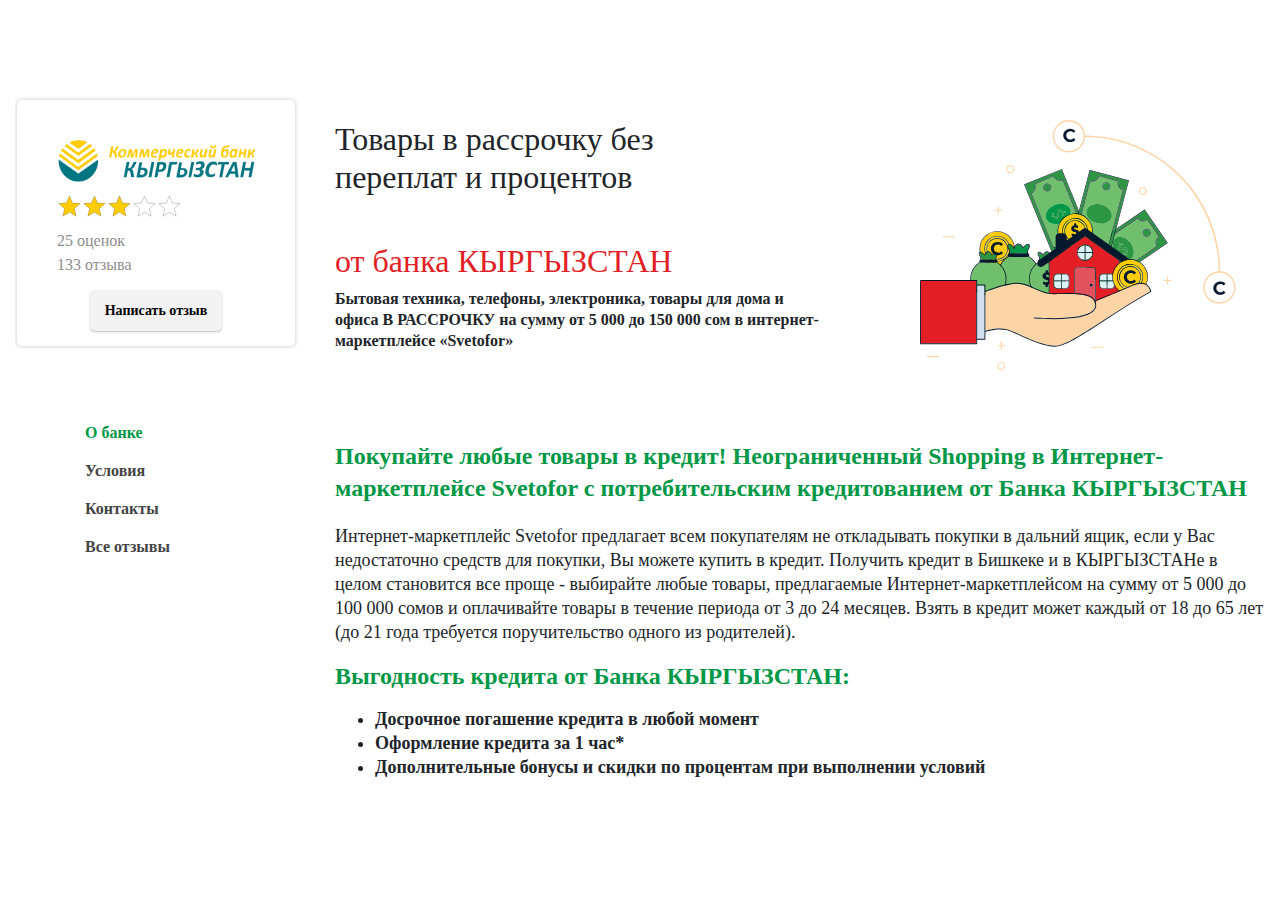
<file: index.html>
<!DOCTYPE html>
<html lang="en">
  <head>
    <meta charset="UTF-8"/>
    <meta name="viewport" content="width=device-width, initial-scale=1.0"/>
    <meta http-equiv="X-UA-Compatible" content="ie=edge"/>
    <title>bank page</title>
    <link rel="stylesheet" href="https://stackpath.bootstrapcdn.com/bootstrap/4.4.1/css/bootstrap.min.css" integrity="sha384-Vkoo8x4CGsO3+Hhxv8T/Q5PaXtkKtu6ug5TOeNV6gBiFeWPGFN9MuhOf23Q9Ifjh" crossorigin="anonymous"/>
    <link rel="stylesheet" href="css/style.css"/>
  </head>
  <body>
    <div class="popup__full_cover">
      <div class="popup__comment">
        <h6 class="popup__title">Оцените сервис обслуживания</h6><a class="popup__close" href="#"></a>
        <form class="popup__form">
          <textarea class="popup__textarea" placeholder="Напишите ваш комментарий здесь"></textarea>
          <div class="form__bottom">
            <div class="block__rate">
              <h6 class="popup__title">Поставьте оценку банку</h6>
              <div class="rating__block">
                <input name="rating" value="5" id="rating__5" type="radio"/>
                <label class="label__rating" for="rating__5" title="Отлично"></label>
                <input name="rating" value="4" id="rating__4" type="radio"/>
                <label class="label__rating" for="rating__4" title="Хорошо"></label>
                <input name="rating" value="3" id="rating__3" type="radio"/>
                <label class="label__rating" for="rating__3" title="Нормально"></label>
                <input name="rating" value="2" id="rating__2" type="radio"/>
                <label class="label__rating" for="rating__2" title="Не очень"></label>
                <input name="rating" value="1" id="rating__1" type="radio"/>
                <label class="label__rating" for="rating__1" title="Плохо">         </label>
              </div>
            </div>
            <input class="popup__submit" type="submit"/>
          </div>
        </form>
      </div>
    </div>
    <div class="container-fluid">
      <div class="wrapper">
        <aside class="left__panel">
          <div class="bank__block">
            <div class="bank__logo"><img src="images/KCB.png" alt="Комерческий Банк Кыргызстан"/>
            </div>
            <div class="bank__rate">
              <ul class="rate__list">
                <li class="rate__item">
                  <svg class="rate__star rate__star_full" width="25" height="24" viewbox="0 0 25 24" fill="none" xmlns="http://www.w3.org/2000/svg">
                    <path d="M12.4629 18.7924L19.8259 23.2328L17.8779 14.8583L24.3772 9.22641L15.8096 8.49128L12.4629 0.595703L9.11617 8.49128L0.548584 9.22641L7.04785 14.8583L5.09984 23.2328L12.4629 18.7924Z" fill="white"></path>
                    <path d="M12.7211 18.3643L12.4629 18.2085L12.2047 18.3643L5.85493 22.1936L7.53485 14.9716L7.60316 14.6779L7.37529 14.4804L1.77024 9.62343L9.15891 8.98945L9.45899 8.9637L9.57652 8.68641L12.4629 1.8769L15.3493 8.68641L15.4668 8.9637L15.7669 8.98945L23.1555 9.62343L17.5505 14.4804L17.3226 14.6779L17.3909 14.9716L19.0708 22.1936L12.7211 18.3643Z" stroke="black" stroke-opacity="0.2"></path>
                  </svg>
                </li>
                <li class="rate__item">
                  <svg class="rate__star rate__star_full" width="25" height="24" viewbox="0 0 25 24" fill="none" xmlns="http://www.w3.org/2000/svg">
                    <path d="M12.4629 18.7924L19.8259 23.2328L17.8779 14.8583L24.3772 9.22641L15.8096 8.49128L12.4629 0.595703L9.11617 8.49128L0.548584 9.22641L7.04785 14.8583L5.09984 23.2328L12.4629 18.7924Z" fill="white"></path>
                    <path d="M12.7211 18.3643L12.4629 18.2085L12.2047 18.3643L5.85493 22.1936L7.53485 14.9716L7.60316 14.6779L7.37529 14.4804L1.77024 9.62343L9.15891 8.98945L9.45899 8.9637L9.57652 8.68641L12.4629 1.8769L15.3493 8.68641L15.4668 8.9637L15.7669 8.98945L23.1555 9.62343L17.5505 14.4804L17.3226 14.6779L17.3909 14.9716L19.0708 22.1936L12.7211 18.3643Z" stroke="black" stroke-opacity="0.2"></path>
                  </svg>
                </li>
                <li class="rate__item">
                  <svg class="rate__star rate__star_full" width="25" height="24" viewbox="0 0 25 24" fill="none" xmlns="http://www.w3.org/2000/svg">
                    <path d="M12.4629 18.7924L19.8259 23.2328L17.8779 14.8583L24.3772 9.22641L15.8096 8.49128L12.4629 0.595703L9.11617 8.49128L0.548584 9.22641L7.04785 14.8583L5.09984 23.2328L12.4629 18.7924Z" fill="white"></path>
                    <path d="M12.7211 18.3643L12.4629 18.2085L12.2047 18.3643L5.85493 22.1936L7.53485 14.9716L7.60316 14.6779L7.37529 14.4804L1.77024 9.62343L9.15891 8.98945L9.45899 8.9637L9.57652 8.68641L12.4629 1.8769L15.3493 8.68641L15.4668 8.9637L15.7669 8.98945L23.1555 9.62343L17.5505 14.4804L17.3226 14.6779L17.3909 14.9716L19.0708 22.1936L12.7211 18.3643Z" stroke="black" stroke-opacity="0.2"></path>
                  </svg>
                </li>
                <li class="rate__item">
                  <svg class="rate__star rate__star_empty" width="25" height="24" viewbox="0 0 25 24" fill="none" xmlns="http://www.w3.org/2000/svg">
                    <path d="M12.4629 18.7924L19.8259 23.2328L17.8779 14.8583L24.3772 9.22641L15.8096 8.49128L12.4629 0.595703L9.11617 8.49128L0.548584 9.22641L7.04785 14.8583L5.09984 23.2328L12.4629 18.7924Z" fill="white"></path>
                    <path d="M12.7211 18.3643L12.4629 18.2085L12.2047 18.3643L5.85493 22.1936L7.53485 14.9716L7.60316 14.6779L7.37529 14.4804L1.77024 9.62343L9.15891 8.98945L9.45899 8.9637L9.57652 8.68641L12.4629 1.8769L15.3493 8.68641L15.4668 8.9637L15.7669 8.98945L23.1555 9.62343L17.5505 14.4804L17.3226 14.6779L17.3909 14.9716L19.0708 22.1936L12.7211 18.3643Z" stroke="black" stroke-opacity="0.2"></path>
                  </svg>
                </li>
                <li class="rate__item">
                  <svg class="rate__star rate__star_empty" width="25" height="24" viewbox="0 0 25 24" fill="none" xmlns="http://www.w3.org/2000/svg">
                    <path d="M12.4629 18.7924L19.8259 23.2328L17.8779 14.8583L24.3772 9.22641L15.8096 8.49128L12.4629 0.595703L9.11617 8.49128L0.548584 9.22641L7.04785 14.8583L5.09984 23.2328L12.4629 18.7924Z" fill="white"></path>
                    <path d="M12.7211 18.3643L12.4629 18.2085L12.2047 18.3643L5.85493 22.1936L7.53485 14.9716L7.60316 14.6779L7.37529 14.4804L1.77024 9.62343L9.15891 8.98945L9.45899 8.9637L9.57652 8.68641L12.4629 1.8769L15.3493 8.68641L15.4668 8.9637L15.7669 8.98945L23.1555 9.62343L17.5505 14.4804L17.3226 14.6779L17.3909 14.9716L19.0708 22.1936L12.7211 18.3643Z" stroke="black" stroke-opacity="0.2"></path>
                  </svg>
                </li>
              </ul>
            </div>
            <div class="text__review assessment"><span>25 оценок</span></div>
            <div class="text__review review"><span>133 отзыва</span></div>
            <button class="review__button">Написать отзыв</button>
          </div>
          <div class="bank__options">
            <ul class="bank__list">
              <li class="bank__item active"><a class="bank__link" href="one">О банке</a></li>
              <li class="bank__item"><a class="bank__link" href="two">Условия</a></li>
              <li class="bank__item"><a class="bank__link" href="three">Контакты</a></li>
              <li class="bank__item"><a class="bank__link" href="four">Все отзывы</a></li>
            </ul>
          </div>
        </aside>
        <main class="main__content">
          <div class="content__header">
            <div class="header__text">       
              <h3 class="content__title content__title_first">Товары в рассрочку без переплат и процентов</h3>
              <h2 class="content__title content__title_red-bank">от банка КЫРГЫЗСТАН</h2>
              <p>Бытовая техника, телефоны, электроника, товары для дома и офиса В РАССРОЧКУ на сумму от 5 000 до 150 000 сом в интернет-маркетплейсе «Svetofor»</p>
            </div>
            <div class="header__image"><img src="images/hand_money.svg" alt="alt"/></div>
          </div>
          <ul class="content__section">
            <li class="content__item content__item_one active">
              <div class="content__description">
                <h6 class="content__title content__title_green">Покупайте любые товары в кредит! Неограниченный Shopping в Интернет-маркетплейсе Svetofor с потребительским кредитованием от Банка КЫРГЫЗСТАН</h6>
                <div class="desc">
                  <p>Интернет-маркетплейс Svetofor предлагает всем покупателям не откладывать покупки в дальний ящик, если у Вас недостаточно средств для покупки, Вы можете купить в кредит. Получить кредит в Бишкеке и в КЫРГЫЗСТАНе в целом становится все проще - выбирайте любые товары, предлагаемые Интернет-маркетплейсом на сумму от 5 000 до 100 000 сомов и оплачивайте товары в течение периода от 3 до 24 месяцев. Взять в кредит может каждый от 18 до 65 лет (до 21 года требуется поручительство одного из родителей).</p>
                </div>
                <h6 class="content__title content__title_green">Выгодность кредита от Банка КЫРГЫЗСТАН:</h6>
                <ul class="bank_page__list">
                  <li class="bank_page__items">Досрочное погашение кредита в любой момент</li>
                  <li class="bank_page__items">Оформление кредита за 1 час*</li>
                  <li class="bank_page__items">Дополнительные бонусы и скидки по процентам при выполнении условий</li>
                </ul>
              </div>
            </li>
            <li class="content__item content__item_two">
              <div class="content__description">
                <h6 class="content__title content__title_green">Условия получения кредита от Банка КЫРГЫЗСТАН:</h6>
                <ul class="bank_page__list">
                  <li class="bank_page__item">От 24% годовых*</li>
                  <li class="bank_page__item">Без Первоначального взноса**</li>
                </ul>
                <div class="desc">
                  <p>*Для клиентов-участников зарплатных проектов Банка КЫРГЫЗСТАН. Принятие решения о кредитовании граждан, не являющихся клиентами Банка, может занять более длительное время.</p>
                  <p>**Кредиты до 100 000 сом от 24% годовых. Для стимулирования клиентов базовый размер процентной ставки может уменьшаться. При этом максимальный размер скидки не может превышать 5 (Пять)% годовых.</p>
                </div>
                <h6 class="content__title content__title_green">Предусматривается следующая гибкая система процентных скидок:</h6>
                <ol class="ordered_bank__list">
                  <li class="ordered_bank__item">При наличии для всех клиентов первого Морального поручителя:
                    <ul class="bank_page__list">
                      <li class="bank_page__item_light">-3% пункта, в случае если клиент женат(замужем) и супруг(а) подписывает договор поручительства</li>
                    </ul>
                  </li>
                  <li class="ordered_bank__item">При наличии для всех клиентов первого, для пенсионеров второго Финансового поручителя (не супруг(а/и)):
                    <ul class="bank_page__list">
                      <li class="bank_page__item_light">Если клиент имеет поручителя с этой же организации -3% пункта.</li>
                      <li class="bank_page__item_light">Если клиент имеет поручителя с доходом, покрывающим взнос по кредиту не менее 50% (обязательна справка с места работы): -2% пункта.    </li>
                    </ul>
                  </li>
                  <li class="ordered_bank__item">Если предоставляется несколько поручителей, то скидки за каждого поручителя суммируются.</li>
                  <li class="ordered_bank__item">При наличии первоначального взноса за товар(ы):
                    <ul class="bank_page__list">
                      <li class="bank_page__item_light">-2%, если взнос составляет от 50% до 75%</li>
                      <li class="bank_page__item_light">-3%, если взнос составляет свыше 75%</li>
                    </ul>
                  </li>
                </ol>
                <h6 class="content__title content__title_green">Необходимые документы для оформления кредита от Банка КЫРГЫЗСТАН:</h6>
                <ul class="clear__list">
                  <li class="clear__item">Для клиентов-участников зарплатного проекта
                    <ol class="ordered_light__list">
                      <li class="ordered_light__item">Паспорт заемщика</li>
                    </ol>
                  </li>
                  <li class="clear__item">Для граждан, не являющихся клиентами-участниками зарплатного проекта
                    <ol class="ordered_light__list">
                      <li class="ordered_light__item">Паспорт заемщика</li>
                      <li class="ordered_light__item">Паспорт супруги/поручителей /свидетельство о браке</li>
                      <li class="ordered_light__item">Справка о з/п заемщика за последние 3-6 мес.</li>
                      <li class="ordered_light__item">Справка из Соц. Фонда (по требованию Банка)</li>
                      <li class="ordered_light__item">Справка с места жительства, если прописка и место жительства будут отличаться</li>
                    </ol>
                  </li>
                </ul>
                <h6 class="content__title content__title_green">Шаги для получения товара в кредит с онлайн-заявкой от Банка КЫРГЫЗСТАН:</h6>
                <ol class="ordered_light__list">
                  <li class="ordered_light__item">Выбрать товар на сайте svetofor.info</li>
                  <li class="ordered_light__item">       На карточке выбранного товара нажать на кнопку «Купить в кредит», выбрать Банк КЫРГЫЗСТАН, заполнить и отправить онлайн-заявку</li>
                  <li class="ordered_light__item">Дождаться ответа от Банка о решении предоставления Вам кредита (обычно это занимает от 10 минут до 2 часов)</li>
                  <li class="ordered_light__item">В случае получения положительного ответа от Банка, позвонить по номеру и забронировать выбранный товар</li>
                  <li class="ordered_light__item">Подписать требуемые договора в филиале Банка КЫРГЫЗСТАН</li>
                  <li class="ordered_light__item">Внести первоначальный взнос за приобретаемую технику в кассу Банка</li>
                  <li class="ordered_light__item">Получить в Банке чек об оплате и забрать свою покупку в пункте выдачи заказов или заказать товар на доставку в любое удобное для Вас время и место по телефонам (312) 97-69-97; (555) 93-88-33; (773) 93-88-33; (700) 93-88-33</li>
                </ol>
                <h6 class="content__title content__title_green">Шаги для получения товара в кредит с онлайн-заявкой от Банка КЫРГЫЗСТАН:</h6>
                <ol class="ordered_light__list">
                  <li class="ordered_light__item">Обратиться в пункт выдачи заказов Svetofor по адресу: ТЦ Берен Голд 3 этаж, офис 303, 301 (Режим работы: 09.00-19.00 без перерыва) и получить чек на оплату</li>
                  <li class="ordered_light__item">Собрать все необходимые документы и отправиться в Банк КЫРГЫЗСТАН</li>
                  <li class="ordered_light__item">Дождаться ответа от Банка о решении предоставления Вам кредита (обычно это занимает от 10 минут до 2 часов)</li>
                  <li class="ordered_light__item">В случае положительного ответа от Банка, подписать требуемые договора в филиале Банка КЫРГЫЗСТАН</li>
                  <li class="ordered_light__item">Внести первоначальный взнос за приобретаемую технику в кассу Банка КЫРГЫЗСТАН</li>
                  <li class="ordered_light__item">Получить в Банке чек об оплате и забрать свою покупку в пункте выдачи заказов или заказать товар на доставку в любое удобное для Вас время и место по телефонам (312) 97-69-97; (555) 93-88-33; (773) 93-88-33; (700) 93-88-33</li>
                </ol>
              </div>
            </li>
            <li class="content__item content__item_three">
              <div class="content__description">
                <h6 class="content__title content__title_green">По всем вопросам Вы можете обратиться по телефонам:</h6>
                <ul class="bank_page__list">
                  <li class="bank_page__item">Call-центр Банка КЫРГЫЗСТАН: (312) 61-33-33</li>
                  <li class="bank_page__item">Call-центр маркетплейса «Svetofor»: (312) 97-69-97; (555) 93-88-33; (773) 93-88-33; (700) 93-88-33</li>
                </ul>
                <div class="desc desc__contacts">
                  <p>По вопросам связанным с потребительским кредитованием обращайтесь: <a href="http://online.credit@cbk.kg" target="_blank">online.credit@cbk.kg </a>или по т. (312) 61-53-6
                    <p><b>Адрес Банка КЫРГЫЗСТАН:</b>Центральный офис в г. Бишкек: 720033, ул. Тоголок Молдо, 54а</p>
                  </p>
                  <p><b>Офис в г. Ош:</b>ул. Курманжан Датка, 119</p><a href="https://www.cbk.kg/ru/branches" target="_blank">Адреса всех филиалов Банка КЫРГЫЗСТАН</a>
                </div>
              </div>
            </li>
            <li class="content__item content__item_four">
              <ul class="comment_block__list">
                <li class="comment_block__item">
                  <h4 class="comment__title">Вячеслав</h4>
                  <div class="comment__text">
                    <p>Хороший магазин</p>
                  </div>
                  <ul class="comment_rate__list">
                    <li class="comment_rate__item comment_rate__item_full"></li>
                    <li class="comment_rate__item comment_rate__item_full"></li>
                    <li class="comment_rate__item comment_rate__item_full"></li>
                    <li class="comment_rate__item comment_rate__item_empty"></li>
                    <li class="comment_rate__item comment_rate__item_empty"></li>
                  </ul><span class="comment__date">1 апреля 1997</span>
                </li>
                <li class="comment_block__item">
                  <h4 class="comment__title">Вячеслав Иванович</h4>
                  <div class="comment__text">
                    <p>Быстро одобрили рассрочку, отличный персонал</p>
                  </div>
                  <ul class="comment_rate__list">
                    <li class="comment_rate__item comment_rate__item_full"></li>
                    <li class="comment_rate__item comment_rate__item_full"></li>
                    <li class="comment_rate__item comment_rate__item_empty"></li>
                    <li class="comment_rate__item comment_rate__item_empty"></li>
                    <li class="comment_rate__item comment_rate__item_empty"></li>
                  </ul><span class="comment__date">2 апреля 1997</span>
                </li>
                <li class="comment_block__item">
                  <h4 class="comment__title">Антон Сергеевич</h4>
                  <div class="comment__text">
                    <p>В нашем ассортименте более 500 продуктов. С 1919 года мы не отступаем от своих обещаний и дарим Вам здоровье и прекрасное самочувствие.</p>
                  </div>
                  <ul class="comment_rate__list">
                    <li class="comment_rate__item comment_rate__item_full"></li>
                    <li class="comment_rate__item comment_rate__item_full"></li>
                    <li class="comment_rate__item comment_rate__item_full"></li>
                    <li class="comment_rate__item comment_rate__item_full"></li>
                    <li class="comment_rate__item comment_rate__item_empty"></li>
                  </ul><span class="comment__date">3 апреля 1997</span>
                </li>
              </ul>
            </li>
          </ul>
        </main>
      </div>
    </div>
    <script src="https://code.jquery.com/jquery-3.4.1.min.js" integrity="sha256-CSXorXvZcTkaix6Yvo6HppcZGetbYMGWSFlBw8HfCJo=" crossorigin="anonymous"></script>
    <script src="scripts.js"></script>
  </body>
</html>
</file>
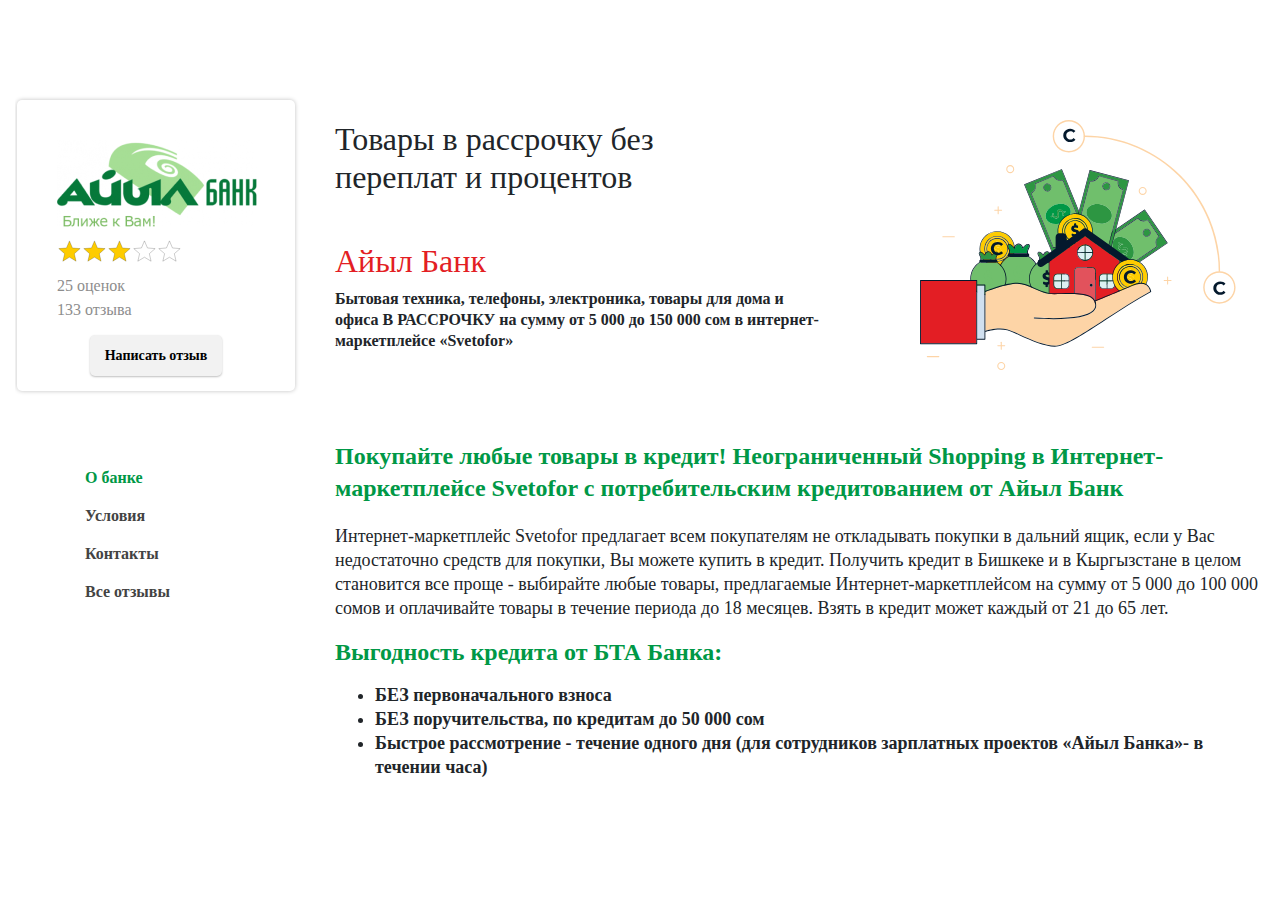
<file: ail_bank.html>
<!DOCTYPE html>
<html lang="en">
  <head>
    <meta charset="UTF-8"/>
    <meta name="viewport" content="width=device-width, initial-scale=1.0"/>
    <meta http-equiv="X-UA-Compatible" content="ie=edge"/>
    <title>bank page</title>
    <link rel="stylesheet" href="https://stackpath.bootstrapcdn.com/bootstrap/4.4.1/css/bootstrap.min.css" integrity="sha384-Vkoo8x4CGsO3+Hhxv8T/Q5PaXtkKtu6ug5TOeNV6gBiFeWPGFN9MuhOf23Q9Ifjh" crossorigin="anonymous"/>
    <link rel="stylesheet" href="css/style.css"/>
  </head>
  <body>
    <div class="popup__full_cover">
      <div class="popup__comment">
        <h6 class="popup__title">Оцените сервис обслуживания</h6><a class="popup__close" href="#"></a>
        <form class="popup__form">
          <textarea class="popup__textarea" placeholder="Напишите ваш комментарий здесь"></textarea>
          <div class="form__bottom">
            <div class="block__rate">
              <h6 class="popup__title">Поставьте оценку банку</h6>
              <div class="rating__block">
                <input name="rating" value="5" id="rating__5" type="radio"/>
                <label class="label__rating" for="rating__5" title="Отлично"></label>
                <input name="rating" value="4" id="rating__4" type="radio"/>
                <label class="label__rating" for="rating__4" title="Хорошо"></label>
                <input name="rating" value="3" id="rating__3" type="radio"/>
                <label class="label__rating" for="rating__3" title="Нормально"></label>
                <input name="rating" value="2" id="rating__2" type="radio"/>
                <label class="label__rating" for="rating__2" title="Не очень"></label>
                <input name="rating" value="1" id="rating__1" type="radio"/>
                <label class="label__rating" for="rating__1" title="Плохо">         </label>
              </div>
            </div>
            <input class="popup__submit" type="submit"/>
          </div>
        </form>
      </div>
    </div>
    <div class="container-fluid">
      <div class="wrapper">
        <aside class="left__panel">
          <div class="bank__block">
            <div class="bank__logo"><img src="images/ail_bank.png" alt="Айыл банк"/>
            </div>
            <div class="bank__rate">
              <ul class="rate__list">
                <li class="rate__item">
                  <svg class="rate__star rate__star_full" width="25" height="24" viewbox="0 0 25 24" fill="none" xmlns="http://www.w3.org/2000/svg">
                    <path d="M12.4629 18.7924L19.8259 23.2328L17.8779 14.8583L24.3772 9.22641L15.8096 8.49128L12.4629 0.595703L9.11617 8.49128L0.548584 9.22641L7.04785 14.8583L5.09984 23.2328L12.4629 18.7924Z" fill="white"></path>
                    <path d="M12.7211 18.3643L12.4629 18.2085L12.2047 18.3643L5.85493 22.1936L7.53485 14.9716L7.60316 14.6779L7.37529 14.4804L1.77024 9.62343L9.15891 8.98945L9.45899 8.9637L9.57652 8.68641L12.4629 1.8769L15.3493 8.68641L15.4668 8.9637L15.7669 8.98945L23.1555 9.62343L17.5505 14.4804L17.3226 14.6779L17.3909 14.9716L19.0708 22.1936L12.7211 18.3643Z" stroke="black" stroke-opacity="0.2"></path>
                  </svg>
                </li>
                <li class="rate__item">
                  <svg class="rate__star rate__star_full" width="25" height="24" viewbox="0 0 25 24" fill="none" xmlns="http://www.w3.org/2000/svg">
                    <path d="M12.4629 18.7924L19.8259 23.2328L17.8779 14.8583L24.3772 9.22641L15.8096 8.49128L12.4629 0.595703L9.11617 8.49128L0.548584 9.22641L7.04785 14.8583L5.09984 23.2328L12.4629 18.7924Z" fill="white"></path>
                    <path d="M12.7211 18.3643L12.4629 18.2085L12.2047 18.3643L5.85493 22.1936L7.53485 14.9716L7.60316 14.6779L7.37529 14.4804L1.77024 9.62343L9.15891 8.98945L9.45899 8.9637L9.57652 8.68641L12.4629 1.8769L15.3493 8.68641L15.4668 8.9637L15.7669 8.98945L23.1555 9.62343L17.5505 14.4804L17.3226 14.6779L17.3909 14.9716L19.0708 22.1936L12.7211 18.3643Z" stroke="black" stroke-opacity="0.2"></path>
                  </svg>
                </li>
                <li class="rate__item">
                  <svg class="rate__star rate__star_full" width="25" height="24" viewbox="0 0 25 24" fill="none" xmlns="http://www.w3.org/2000/svg">
                    <path d="M12.4629 18.7924L19.8259 23.2328L17.8779 14.8583L24.3772 9.22641L15.8096 8.49128L12.4629 0.595703L9.11617 8.49128L0.548584 9.22641L7.04785 14.8583L5.09984 23.2328L12.4629 18.7924Z" fill="white"></path>
                    <path d="M12.7211 18.3643L12.4629 18.2085L12.2047 18.3643L5.85493 22.1936L7.53485 14.9716L7.60316 14.6779L7.37529 14.4804L1.77024 9.62343L9.15891 8.98945L9.45899 8.9637L9.57652 8.68641L12.4629 1.8769L15.3493 8.68641L15.4668 8.9637L15.7669 8.98945L23.1555 9.62343L17.5505 14.4804L17.3226 14.6779L17.3909 14.9716L19.0708 22.1936L12.7211 18.3643Z" stroke="black" stroke-opacity="0.2"></path>
                  </svg>
                </li>
                <li class="rate__item">
                  <svg class="rate__star rate__star_empty" width="25" height="24" viewbox="0 0 25 24" fill="none" xmlns="http://www.w3.org/2000/svg">
                    <path d="M12.4629 18.7924L19.8259 23.2328L17.8779 14.8583L24.3772 9.22641L15.8096 8.49128L12.4629 0.595703L9.11617 8.49128L0.548584 9.22641L7.04785 14.8583L5.09984 23.2328L12.4629 18.7924Z" fill="white"></path>
                    <path d="M12.7211 18.3643L12.4629 18.2085L12.2047 18.3643L5.85493 22.1936L7.53485 14.9716L7.60316 14.6779L7.37529 14.4804L1.77024 9.62343L9.15891 8.98945L9.45899 8.9637L9.57652 8.68641L12.4629 1.8769L15.3493 8.68641L15.4668 8.9637L15.7669 8.98945L23.1555 9.62343L17.5505 14.4804L17.3226 14.6779L17.3909 14.9716L19.0708 22.1936L12.7211 18.3643Z" stroke="black" stroke-opacity="0.2"></path>
                  </svg>
                </li>
                <li class="rate__item">
                  <svg class="rate__star rate__star_empty" width="25" height="24" viewbox="0 0 25 24" fill="none" xmlns="http://www.w3.org/2000/svg">
                    <path d="M12.4629 18.7924L19.8259 23.2328L17.8779 14.8583L24.3772 9.22641L15.8096 8.49128L12.4629 0.595703L9.11617 8.49128L0.548584 9.22641L7.04785 14.8583L5.09984 23.2328L12.4629 18.7924Z" fill="white"></path>
                    <path d="M12.7211 18.3643L12.4629 18.2085L12.2047 18.3643L5.85493 22.1936L7.53485 14.9716L7.60316 14.6779L7.37529 14.4804L1.77024 9.62343L9.15891 8.98945L9.45899 8.9637L9.57652 8.68641L12.4629 1.8769L15.3493 8.68641L15.4668 8.9637L15.7669 8.98945L23.1555 9.62343L17.5505 14.4804L17.3226 14.6779L17.3909 14.9716L19.0708 22.1936L12.7211 18.3643Z" stroke="black" stroke-opacity="0.2"></path>
                  </svg>
                </li>
              </ul>
            </div>
            <div class="text__review assessment"><span>25 оценок</span></div>
            <div class="text__review review"><span>133 отзыва</span></div>
            <button class="review__button">Написать отзыв</button>
          </div>
          <div class="bank__options">
            <ul class="bank__list">
              <li class="bank__item active"><a class="bank__link" href="one">О банке</a></li>
              <li class="bank__item"><a class="bank__link" href="two">Условия</a></li>
              <li class="bank__item"><a class="bank__link" href="three">Контакты</a></li>
              <li class="bank__item"><a class="bank__link" href="four">Все отзывы</a></li>
            </ul>
          </div>
        </aside>
        <main class="main__content">
          <div class="content__header">
            <div class="header__text">       
              <h3 class="content__title content__title_first">Товары в рассрочку без переплат и процентов</h3>
              <h2 class="content__title content__title_red-bank">Айыл Банк</h2>
              <p>Бытовая техника, телефоны, электроника, товары для дома и офиса В РАССРОЧКУ на сумму от 5 000 до 150 000 сом в интернет-маркетплейсе «Svetofor»</p>
            </div>
            <div class="header__image"><img src="images/hand_money.svg" alt="alt"/></div>
          </div>
          <ul class="content__section">
            <li class="content__item content__item_one active">
              <div class="content__description">
                <div class="content__description">
                  <h6 class="content__title content__title_green">Покупайте любые товары в кредит! Неограниченный Shopping в Интернет-маркетплейсе Svetofor с потребительским кредитованием от Айыл Банк</h6>
                  <div class="desc">
                    <p>Интернет-маркетплейс Svetofor предлагает всем покупателям не откладывать покупки в дальний ящик, если у Вас недостаточно средств для покупки, Вы можете купить в кредит. Получить кредит в Бишкеке и в Кыргызстане в целом становится все проще - выбирайте любые товары, предлагаемые Интернет-маркетплейсом на сумму от 5 000 до 100 000 сомов и оплачивайте товары в течение периода до 18 месяцев. Взять в кредит может каждый от 21 до 65 лет.</p>
                    <h6 class="content__title content__title_green">Выгодность кредита от БТА Банка:</h6>
                  </div>
                  <ul class="bank_page__list">
                    <li class="bank_page__items">БЕЗ первоначального взноса</li>
                    <li class="bank_page__items">БЕЗ поручительства, по кредитам до 50 000 сом</li>
                    <li class="bank_page__items">Быстрое рассмотрение - течение одного дня (для сотрудников зарплатных проектов «Айыл Банка»- в течении часа)</li>
                  </ul>
                </div>
              </div>
            </li>
            <li class="content__item content__item_two">
              <div class="content__description">
                <h6 class="content__title content__title_green">Условия получения кредита от Банка КЫРГЫЗСТАН:</h6>
                <ul class="bank_page__list">
                  <li class="bank_page__item">От 26% годовых*</li>
                  <li class="bank_page__item">Без Первоначального взноса**</li>
                </ul>
                <h6 class="content__title content__title_green">Требования к заемщику для кредита от Айыл Банка:</h6>
                <ul class="bank_page__list">
                  <li class="bank_page__item">Возраст - 21-65 лет</li>
                  <li class="bank_page__item">Наличие постоянного подтверждаемого дохода</li>
                </ul>
                <h6 class="content__title content__title_green">Список необходимых документов для оформления кредита от Айыл Банка:</h6>
                <ul class="bank_page__list">
                  <li class="bank_page__item">Паспорт;</li>
                  <li class="bank_page__item">Если клиент, работает по найму- необходимо предоставить документ, подтверждающий доходы;</li>
                  <li class="bank_page__item">Если клиент - индивидуальный предприниматель, требуется предоставить патент или свидетельство;</li>
                </ul>
                <table class="bank__table m-top">
                  <tr>
                    <td class="green__data">Клиент</td>
                    <td>
                      <ul class="table__list">
                        <li>- физическое лицо, работающее по найму, получающий ежемесячную заработную плату;</li>
                        <li>- индивидуальный предприниматель, работающий на основе патента или свидетельства;</li>
                      </ul>
                    </td>
                  </tr>
                  <tr>
                    <td class="green__data">Возраст Клиента</td>
                    <td>от 21 года</td>
                  </tr>
                  <tr>
                    <td class="green__data">Валюта кредита</td>
                    <td>кыргызский сом</td>
                  </tr>
                  <tr>
                    <td class="green__data">Сумма кредита</td>
                    <td>от 5 000 до 100 000 сом</td>
                  </tr>
                  <tr>
                    <td class="green__data">Срок кредита</td>
                    <td>до 18 месяцев</td>
                  </tr>
                  <tr>
                    <td class="green__data">Погашение кредита</td>
                    <td>Ежемесячно, аннуитетные платежи, которая включает основную сумму кредита и начисленные проценты</td>
                  </tr>
                  <tr>
                    <td class="green__data">Залоговое обеспечение</td>
                    <td>Приобретаемый в кредит товар или имущество</td>
                  </tr>
                  <tr>
                    <td class="green__data">Процентная ставка</td>
                    <td> 
                      <ul class="table__list">
                        <li>-26%* годовых, если имеется первоначальный взнос в размере 20% и выше;</li>
                        <li>-30%** годовых, без первоначального взноса</li>
                        <li>* (для сотрудников зарплатных проектов «Айыл Банка» -действует минус 2%)</li>
                      </ul>
                    </td>
                    <tr>
                      <td class="green__data">Комиссия за предоставление кредита</td>
                      <td>2% от суммы кредита (мин 200 сом)</td>
                    </tr>
                    <tr>
                      <td class="green__data">Срок рассмотрения заявки</td>
                      <td>в течение одного дня (для сотрудников зарплатных проектов «Айыл Банка»- в течении часа)</td>
                    </tr>
                    <tr>
                      <td class="green__data">Первоначальный взнос</td>
                      <td>
                        <ul class="table__list">
                          <li>-Без первоначального взноса</li>
                          <li>-Первоначальный взнос в размере свыше 20% от стоимости товара</li>
                        </ul>
                      </td>
                    </tr>
                    <tr>
                      <td class="green__data">Обязательное условие</td>
                      <td>Приобретаемый в кредит товар или имущество</td>
                    </tr>
                    <tr>
                      <td class="green__data">Поручительство</td>
                      <td>До 50 000 сом без поручительства</td>
                    </tr>
                  </tr>
                </table>
                <h6 class="content__title content__title_green">3 шага для получения товара в кредита от Айыл Банка с онлайн-заявкой:</h6>
                <ol class="ordered_light__list">
                  <li class="ordered_light__item">Выбрать товар на сайте svetofor.info и нажать на кнопку «Купить в кредит», выбрать Айыл Банк, заполнить и отправить онлайн-заявку</li>
                  <li class="ordered_light__item">В случае получения положительного предварительного ответа от Банка, менеджер по продажам магазина Svetofor высылает Вам счет на оплату и Вы с документами отправляетесь в Айыл Банк</li>
                  <li class="ordered_light__item">Подписать договора в филиале Айыл Банк и внести первоначальный взнос за приобретаемую технику в кассу Банка</li>
                  <li class="ordered_light__item">Получить в Банке чек об оплате и забрать свою покупку в магазине или заказать товар на доставку в любое удобное для Вас время и место по телефонам (312) 97-69-97; (555) 93-88-33; (773) 93-88-33; (700) 93-88-33.</li>
                </ol>
                <h6 class="content__title content__title_green">3 шага для получения товара в кредита от Айыл Банка без онлайн заявки:</h6>
                <ol class="ordered_light__list">
                  <li class="ordered_light__item">Выбрать товар в пункте выдачи заказов Svetofor по адресу: ТЦ Берен Голд 3 этаж, офис 303, 301 (Режим работы: 09.00-19.00 без перерыва) и получить счет на оплату у Консультанта</li>
                  <li class="ordered_light__item">Принести в Банк все необходимые документы и дождаться рассмотрение заявки Банком</li>
                  <li class="ordered_light__item">В случае положительного решения кредитного комитета, оплатить первоначальный взнос в кассу Банка и обратиться в пункт выдази заказов за товаром</li>
                  <li class="ordered_light__item">Оформить электронную заявку на потребительский кредит можно прямо на сайте svetofor.info на странице товара</li>
                  <li class="ordered_light__item">*В зависимости от индивидуального случая и Вашей кредитной истории, банк может запрашивать дополнительные документы, такие как:
                    <ul class="bank_page__list">
                      <li class="bank_page__item_light">Свидетельство о браке</li>
                      <li class="bank_page__item_light">Свидетельство о рождении детей</li>
                    </ul>
                  </li>
                </ol>
                <h6 class="content__title content__title_green">Кто может получить кредит в Айыл Банк?</h6>
                <ul class="bank_page__list">
                  <li class="bank_page__item">физическое лицо, работающее по найму, получающий ежемесячную заработную плату;</li>
                  <li class="bank_page__item">индивидуальный предприниматель, работающий на основе патента или свидетельства.</li>
                </ul>
              </div>
            </li>
            <li class="content__item content__item_three">
              <div class="content__description">
                <h6 class="content__title content__title_green">По всем вопросам Вы можете обратиться по телефонам:</h6>
                <ul class="bank_page__list">
                  <li class="bank_page__item">Call-центр интернет-маркетплейса Svetofor: (312) 97-69-97; (555) 93-88-33; (773) 93-88-33; (700) 93-88-33 </li>
                  <li class="bank_page__item">Call-центр Банка: (312) 68 00 00, Whats App 0770551100, Aibek.sultanov@ab.kg или по т. 0312 66 22 58</li>
                </ul>
                <div class="desc desc__contacts"><a href="https://ab.kg/ru/affilates/" target="_blank">Адреса всех филиалов Айыл Банка</a></div>
              </div>
            </li>
            <li class="content__item content__item_four">
              <ul class="comment_block__list">
                <li class="comment_block__item">
                  <h4 class="comment__title">Вячеслав</h4>
                  <div class="comment__text">
                    <p>Хороший магазин</p>
                  </div>
                  <ul class="comment_rate__list">
                    <li class="comment_rate__item comment_rate__item_full"></li>
                    <li class="comment_rate__item comment_rate__item_full"></li>
                    <li class="comment_rate__item comment_rate__item_full"></li>
                    <li class="comment_rate__item comment_rate__item_empty"></li>
                    <li class="comment_rate__item comment_rate__item_empty"></li>
                  </ul><span class="comment__date">1 апреля 1997</span>
                </li>
                <li class="comment_block__item">
                  <h4 class="comment__title">Вячеслав Иванович</h4>
                  <div class="comment__text">
                    <p>Быстро одобрили рассрочку, отличный персонал</p>
                  </div>
                  <ul class="comment_rate__list">
                    <li class="comment_rate__item comment_rate__item_full"></li>
                    <li class="comment_rate__item comment_rate__item_full"></li>
                    <li class="comment_rate__item comment_rate__item_empty"></li>
                    <li class="comment_rate__item comment_rate__item_empty"></li>
                    <li class="comment_rate__item comment_rate__item_empty"></li>
                  </ul><span class="comment__date">2 апреля 1997</span>
                </li>
                <li class="comment_block__item">
                  <h4 class="comment__title">Антон Сергеевич</h4>
                  <div class="comment__text">
                    <p>В нашем ассортименте более 500 продуктов. С 1919 года мы не отступаем от своих обещаний и дарим Вам здоровье и прекрасное самочувствие.</p>
                  </div>
                  <ul class="comment_rate__list">
                    <li class="comment_rate__item comment_rate__item_full"></li>
                    <li class="comment_rate__item comment_rate__item_full"></li>
                    <li class="comment_rate__item comment_rate__item_full"></li>
                    <li class="comment_rate__item comment_rate__item_full"></li>
                    <li class="comment_rate__item comment_rate__item_empty"></li>
                  </ul><span class="comment__date">3 апреля 1997</span>
                </li>
              </ul>
            </li>
          </ul>
        </main>
      </div>
    </div>
    <script src="https://code.jquery.com/jquery-3.4.1.min.js" integrity="sha256-CSXorXvZcTkaix6Yvo6HppcZGetbYMGWSFlBw8HfCJo=" crossorigin="anonymous"></script>
    <script src="scripts.js"></script>
  </body>
</html>
</file>
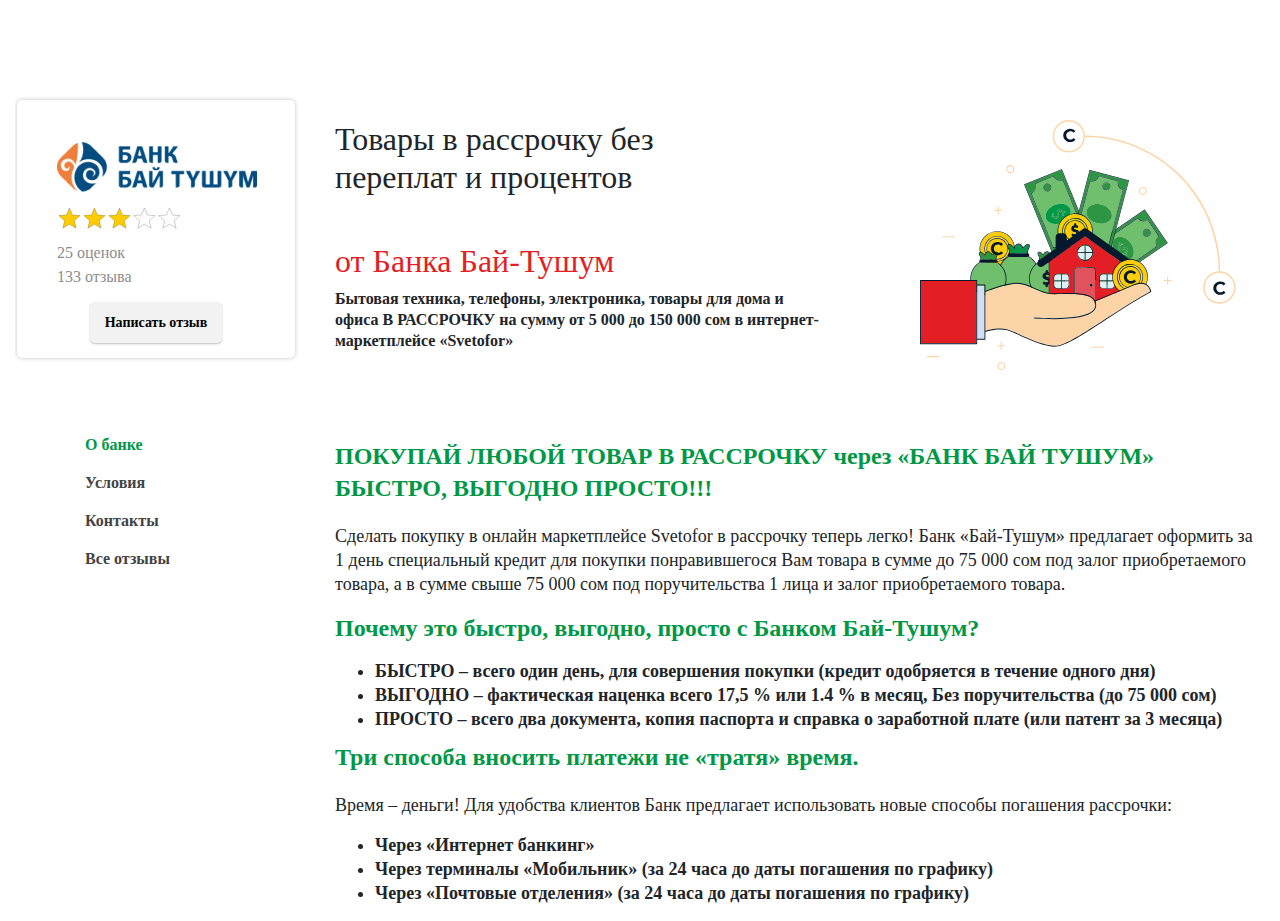
<file: bai_tyshym.html>
<!DOCTYPE html>
<html lang="en">
  <head>
    <meta charset="UTF-8"/>
    <meta name="viewport" content="width=device-width, initial-scale=1.0"/>
    <meta http-equiv="X-UA-Compatible" content="ie=edge"/>
    <title>bank page</title>
    <link rel="stylesheet" href="https://stackpath.bootstrapcdn.com/bootstrap/4.4.1/css/bootstrap.min.css" integrity="sha384-Vkoo8x4CGsO3+Hhxv8T/Q5PaXtkKtu6ug5TOeNV6gBiFeWPGFN9MuhOf23Q9Ifjh" crossorigin="anonymous"/>
    <link rel="stylesheet" href="css/style.css"/>
  </head>
  <body>
    <div class="popup__full_cover">
      <div class="popup__comment">
        <h6 class="popup__title">Оцените сервис обслуживания</h6><a class="popup__close" href="#"></a>
        <form class="popup__form">
          <textarea class="popup__textarea" placeholder="Напишите ваш комментарий здесь"></textarea>
          <div class="form__bottom">
            <div class="block__rate">
              <h6 class="popup__title">Поставьте оценку банку</h6>
              <div class="rating__block">
                <input name="rating" value="5" id="rating__5" type="radio"/>
                <label class="label__rating" for="rating__5" title="Отлично"></label>
                <input name="rating" value="4" id="rating__4" type="radio"/>
                <label class="label__rating" for="rating__4" title="Хорошо"></label>
                <input name="rating" value="3" id="rating__3" type="radio"/>
                <label class="label__rating" for="rating__3" title="Нормально"></label>
                <input name="rating" value="2" id="rating__2" type="radio"/>
                <label class="label__rating" for="rating__2" title="Не очень"></label>
                <input name="rating" value="1" id="rating__1" type="radio"/>
                <label class="label__rating" for="rating__1" title="Плохо">         </label>
              </div>
            </div>
            <input class="popup__submit" type="submit"/>
          </div>
        </form>
      </div>
    </div>
    <div class="container-fluid">
      <div class="wrapper">
        <aside class="left__panel">
          <div class="bank__block">
            <div class="bank__logo"><img src="images/baityshym.png" alt="Банк Бай-Тушум"/>
            </div>
            <div class="bank__rate">
              <ul class="rate__list">
                <li class="rate__item">
                  <svg class="rate__star rate__star_full" width="25" height="24" viewbox="0 0 25 24" fill="none" xmlns="http://www.w3.org/2000/svg">
                    <path d="M12.4629 18.7924L19.8259 23.2328L17.8779 14.8583L24.3772 9.22641L15.8096 8.49128L12.4629 0.595703L9.11617 8.49128L0.548584 9.22641L7.04785 14.8583L5.09984 23.2328L12.4629 18.7924Z" fill="white"></path>
                    <path d="M12.7211 18.3643L12.4629 18.2085L12.2047 18.3643L5.85493 22.1936L7.53485 14.9716L7.60316 14.6779L7.37529 14.4804L1.77024 9.62343L9.15891 8.98945L9.45899 8.9637L9.57652 8.68641L12.4629 1.8769L15.3493 8.68641L15.4668 8.9637L15.7669 8.98945L23.1555 9.62343L17.5505 14.4804L17.3226 14.6779L17.3909 14.9716L19.0708 22.1936L12.7211 18.3643Z" stroke="black" stroke-opacity="0.2"></path>
                  </svg>
                </li>
                <li class="rate__item">
                  <svg class="rate__star rate__star_full" width="25" height="24" viewbox="0 0 25 24" fill="none" xmlns="http://www.w3.org/2000/svg">
                    <path d="M12.4629 18.7924L19.8259 23.2328L17.8779 14.8583L24.3772 9.22641L15.8096 8.49128L12.4629 0.595703L9.11617 8.49128L0.548584 9.22641L7.04785 14.8583L5.09984 23.2328L12.4629 18.7924Z" fill="white"></path>
                    <path d="M12.7211 18.3643L12.4629 18.2085L12.2047 18.3643L5.85493 22.1936L7.53485 14.9716L7.60316 14.6779L7.37529 14.4804L1.77024 9.62343L9.15891 8.98945L9.45899 8.9637L9.57652 8.68641L12.4629 1.8769L15.3493 8.68641L15.4668 8.9637L15.7669 8.98945L23.1555 9.62343L17.5505 14.4804L17.3226 14.6779L17.3909 14.9716L19.0708 22.1936L12.7211 18.3643Z" stroke="black" stroke-opacity="0.2"></path>
                  </svg>
                </li>
                <li class="rate__item">
                  <svg class="rate__star rate__star_full" width="25" height="24" viewbox="0 0 25 24" fill="none" xmlns="http://www.w3.org/2000/svg">
                    <path d="M12.4629 18.7924L19.8259 23.2328L17.8779 14.8583L24.3772 9.22641L15.8096 8.49128L12.4629 0.595703L9.11617 8.49128L0.548584 9.22641L7.04785 14.8583L5.09984 23.2328L12.4629 18.7924Z" fill="white"></path>
                    <path d="M12.7211 18.3643L12.4629 18.2085L12.2047 18.3643L5.85493 22.1936L7.53485 14.9716L7.60316 14.6779L7.37529 14.4804L1.77024 9.62343L9.15891 8.98945L9.45899 8.9637L9.57652 8.68641L12.4629 1.8769L15.3493 8.68641L15.4668 8.9637L15.7669 8.98945L23.1555 9.62343L17.5505 14.4804L17.3226 14.6779L17.3909 14.9716L19.0708 22.1936L12.7211 18.3643Z" stroke="black" stroke-opacity="0.2"></path>
                  </svg>
                </li>
                <li class="rate__item">
                  <svg class="rate__star rate__star_empty" width="25" height="24" viewbox="0 0 25 24" fill="none" xmlns="http://www.w3.org/2000/svg">
                    <path d="M12.4629 18.7924L19.8259 23.2328L17.8779 14.8583L24.3772 9.22641L15.8096 8.49128L12.4629 0.595703L9.11617 8.49128L0.548584 9.22641L7.04785 14.8583L5.09984 23.2328L12.4629 18.7924Z" fill="white"></path>
                    <path d="M12.7211 18.3643L12.4629 18.2085L12.2047 18.3643L5.85493 22.1936L7.53485 14.9716L7.60316 14.6779L7.37529 14.4804L1.77024 9.62343L9.15891 8.98945L9.45899 8.9637L9.57652 8.68641L12.4629 1.8769L15.3493 8.68641L15.4668 8.9637L15.7669 8.98945L23.1555 9.62343L17.5505 14.4804L17.3226 14.6779L17.3909 14.9716L19.0708 22.1936L12.7211 18.3643Z" stroke="black" stroke-opacity="0.2"></path>
                  </svg>
                </li>
                <li class="rate__item">
                  <svg class="rate__star rate__star_empty" width="25" height="24" viewbox="0 0 25 24" fill="none" xmlns="http://www.w3.org/2000/svg">
                    <path d="M12.4629 18.7924L19.8259 23.2328L17.8779 14.8583L24.3772 9.22641L15.8096 8.49128L12.4629 0.595703L9.11617 8.49128L0.548584 9.22641L7.04785 14.8583L5.09984 23.2328L12.4629 18.7924Z" fill="white"></path>
                    <path d="M12.7211 18.3643L12.4629 18.2085L12.2047 18.3643L5.85493 22.1936L7.53485 14.9716L7.60316 14.6779L7.37529 14.4804L1.77024 9.62343L9.15891 8.98945L9.45899 8.9637L9.57652 8.68641L12.4629 1.8769L15.3493 8.68641L15.4668 8.9637L15.7669 8.98945L23.1555 9.62343L17.5505 14.4804L17.3226 14.6779L17.3909 14.9716L19.0708 22.1936L12.7211 18.3643Z" stroke="black" stroke-opacity="0.2"></path>
                  </svg>
                </li>
              </ul>
            </div>
            <div class="text__review assessment"><span>25 оценок</span></div>
            <div class="text__review review"><span>133 отзыва</span></div>
            <button class="review__button">Написать отзыв</button>
          </div>
          <div class="bank__options">
            <ul class="bank__list">
              <li class="bank__item active"><a class="bank__link" href="one">О банке</a></li>
              <li class="bank__item"><a class="bank__link" href="two">Условия</a></li>
              <li class="bank__item"><a class="bank__link" href="three">Контакты</a></li>
              <li class="bank__item"><a class="bank__link" href="four">Все отзывы</a></li>
            </ul>
          </div>
        </aside>
        <main class="main__content">
          <div class="content__header">
            <div class="header__text">       
              <h3 class="content__title content__title_first">Товары в рассрочку без переплат и процентов</h3>
              <h2 class="content__title content__title_red-bank">от Банка Бай-Тушум</h2>
              <p>Бытовая техника, телефоны, электроника, товары для дома и офиса В РАССРОЧКУ на сумму от 5 000 до 150 000 сом в интернет-маркетплейсе «Svetofor»</p>
            </div>
            <div class="header__image"><img src="images/hand_money.svg" alt="alt"/></div>
          </div>
          <ul class="content__section">
            <li class="content__item content__item_one active">
              <div class="content__description">
                <div class="content__description">
                  <h6 class="content__title content__title_green">ПОКУПАЙ ЛЮБОЙ ТОВАР В РАССРОЧКУ через «БАНК БАЙ ТУШУМ» БЫСТРО, ВЫГОДНО ПРОСТО!!!</h6>
                  <div class="desc">
                    <p>Сделать покупку в онлайн маркетплейсе Svetofor в рассрочку теперь легко! Банк «Бай-Тушум» предлагает оформить за 1 день специальный кредит для покупки понравившегося Вам товара в сумме до 75 000 сом под залог приобретаемого товара, а в сумме свыше 75 000 сом под поручительства 1 лица и залог приобретаемого товара.</p>
                  </div>
                  <h6 class="content__title content__title_green">Почему это быстро, выгодно, просто с Банком Бай-Тушум?</h6>
                  <ul class="bank_page__list">
                    <li class="bank_page__items">БЫСТРО – всего один день, для совершения покупки (кредит одобряется в течение одного дня)</li>
                    <li class="bank_page__items">ВЫГОДНО – фактическая наценка всего 17,5 % или 1.4 % в месяц, Без поручительства (до 75 000 сом)</li>
                    <li class="bank_page__items">ПРОСТО – всего два документа, копия паспорта и справка о заработной плате (или патент за 3 месяца)</li>
                  </ul>
                  <h6 class="content__title content__title_green">Три способа вносить платежи не «тратя» время.</h6>
                </div>
                <div class="desc">
                  <p>Время – деньги! Для удобства клиентов Банк предлагает использовать новые способы погашения рассрочки:</p>
                </div>
                <ul class="bank_page__list">
                  <li class="bank_page__items">Через «Интернет банкинг»</li>
                  <li class="bank_page__items">Через терминалы «Мобильник» (за 24 часа до даты погашения по графику)</li>
                  <li class="bank_page__items">Через «Почтовые отделения» (за 24 часа до даты погашения по графику)</li>
                </ul>
              </div>
            </li>
            <li class="content__item content__item_two">
              <div class="content__description">
                <h6 class="content__title content__title_green">Условия предоставления кредита:</h6>
                <ul class="bank_page__list">
                  <li class="bank_page__items">Валюта: сом;</li>
                  <li class="bank_page__items">Сумма: от 5 000 до 150 000 сом;</li>
                  <li class="bank_page__items">Процентная ставка: 31%</li>
                  <li class="bank_page__items">Первоначальный взнос:</li>
                  <li class="bank_page__items">0% от стоимости приобретаемого товара при сумме кредита до 75 000 сом включительно</li>
                  <li class="bank_page__items">20 % от стоимости приобретаемого товара при сумме кредита свыше 75 000 сом</li>
                  <li class="bank_page__items">Срок кредитования: от 3 до 18 месяцев;</li>
                  <li class="bank_page__items">Обеспечение:</li>
                  <li class="bank_page__items">До 75 000 сом включительно, под залог приобретаемого товара</li>
                  <li class="bank_page__items">По кредитам свыше 75 000 сом – под залог приобретаемого товара и поручительство 1 лица.</li>
                  <li class="bank_page__items">Выдача кредита осуществляется безналичным расчетом, путем перечисления денежных средств на расчетный счет продавца.</li>
                </ul>
                <h6 class="content__title content__title_green">Требования к заемщикам для кредита от Банка Бай-Тушум:</h6>
                <ul class="bank_page__list">
                  <li class="bank_page__items">Возраст: от 22 до 65 лет;</li>
                  <li class="bank_page__items">Наличие постоянного дохода</li>
                  <li class="bank_page__items">Опыт предпринимательской деятельности/стаж работы для наемных работников не менее 3-х месяцев</li>
                </ul>
                <h6 class="content__title content__title_green">Необходимые документы для оформления кредита от Банка Бай-Тушум:</h6>
                <div class="desc">
                  <p>Список документов</p>
                </div>
                <ul class="bank_page__list">
                  <li class="bank_page__items">Копия паспорта заемщика и супруга (и) при наличии (по кредитам до 50 000 сом данные супруга/супруги, для проверки в КИБ – не требуются)</li>
                  <li class="bank_page__items">Справка о заработной плате за последние не менее 3-х месяцев;</li>
                </ul>
                <div class="desc">
                  <p>Дополнительные документы для предприримателей</p>
                </div>
                <ul class="bank_page__list">
                  <li class="bank_page__items">Копия свидетельства чп/патента (при наличии);</li>
                  <li class="bank_page__items">Документы, способные подтвердить факт получения доходов (обороты по кассовой книге, записи внутреннего учета)</li>
                  <li class="bank_page__items">На нашем сайте Svetofor  выберите интересующий Вас товар и узнайте его стоимость</li>
                  <li class="bank_page__items">Предварительно рассчитайте ежемесячный взнос, воспользовавшись кредитным калькулятором на сайте Банка, выбрав калькулятор «Товар в рассрочку»</li>
                  <li class="bank_page__items">Подготовьте следующие документы: копию паспорта, справку о заработной плате за последние 12 месяцев (непрерывный стаж должен быть не менее 3 месяцев)</li>
                  <li class="bank_page__items">Банк примет решение о предоставлении Вам кредита в течение 1 рабочего дня.</li>
                </ul>
              </div>
            </li>
            <li class="content__item content__item_three">
              <div class="content__description">
                <h6 class="content__title content__title_green">По всем вопросам Вы можете обратиться по телефонам:</h6>
                <ul class="bank_page__list">
                  <li class="bank_page__items">Call-центр Банка «Бай-Тушум»: (312) 905 805</li>
                  <li class="bank_page__items">Call-центр интернет-маркетплейса «Svetofor»: (312) 97-69-97;  (555) 93-88-33;  (773) 93-88-33;  (700) 93-88-33</li><a href="https://www.baitushum.kg/ru/branches" target="_blank">Адрес и контактный телефон ближайшего офиса Банка «Бай-Тушум» Вы сможете найти на сайте Банка</a>
                </ul>
              </div>
            </li>
            <li class="content__item content__item_four">
              <ul class="comment_block__list">
                <li class="comment_block__item">
                  <h4 class="comment__title">Вячеслав</h4>
                  <div class="comment__text">
                    <p>Хороший магазин</p>
                  </div>
                  <ul class="comment_rate__list">
                    <li class="comment_rate__item comment_rate__item_full"></li>
                    <li class="comment_rate__item comment_rate__item_full"></li>
                    <li class="comment_rate__item comment_rate__item_full"></li>
                    <li class="comment_rate__item comment_rate__item_empty"></li>
                    <li class="comment_rate__item comment_rate__item_empty"></li>
                  </ul><span class="comment__date">1 апреля 1997</span>
                </li>
                <li class="comment_block__item">
                  <h4 class="comment__title">Вячеслав Иванович</h4>
                  <div class="comment__text">
                    <p>Быстро одобрили рассрочку, отличный персонал</p>
                  </div>
                  <ul class="comment_rate__list">
                    <li class="comment_rate__item comment_rate__item_full"></li>
                    <li class="comment_rate__item comment_rate__item_full"></li>
                    <li class="comment_rate__item comment_rate__item_empty"></li>
                    <li class="comment_rate__item comment_rate__item_empty"></li>
                    <li class="comment_rate__item comment_rate__item_empty"></li>
                  </ul><span class="comment__date">2 апреля 1997</span>
                </li>
                <li class="comment_block__item">
                  <h4 class="comment__title">Антон Сергеевич</h4>
                  <div class="comment__text">
                    <p>В нашем ассортименте более 500 продуктов. С 1919 года мы не отступаем от своих обещаний и дарим Вам здоровье и прекрасное самочувствие.</p>
                  </div>
                  <ul class="comment_rate__list">
                    <li class="comment_rate__item comment_rate__item_full"></li>
                    <li class="comment_rate__item comment_rate__item_full"></li>
                    <li class="comment_rate__item comment_rate__item_full"></li>
                    <li class="comment_rate__item comment_rate__item_full"></li>
                    <li class="comment_rate__item comment_rate__item_empty"></li>
                  </ul><span class="comment__date">3 апреля 1997</span>
                </li>
              </ul>
            </li>
          </ul>
        </main>
      </div>
    </div>
    <script src="https://code.jquery.com/jquery-3.4.1.min.js" integrity="sha256-CSXorXvZcTkaix6Yvo6HppcZGetbYMGWSFlBw8HfCJo=" crossorigin="anonymous"></script>
    <script src="scripts.js"></script>
  </body>
</html>
</file>
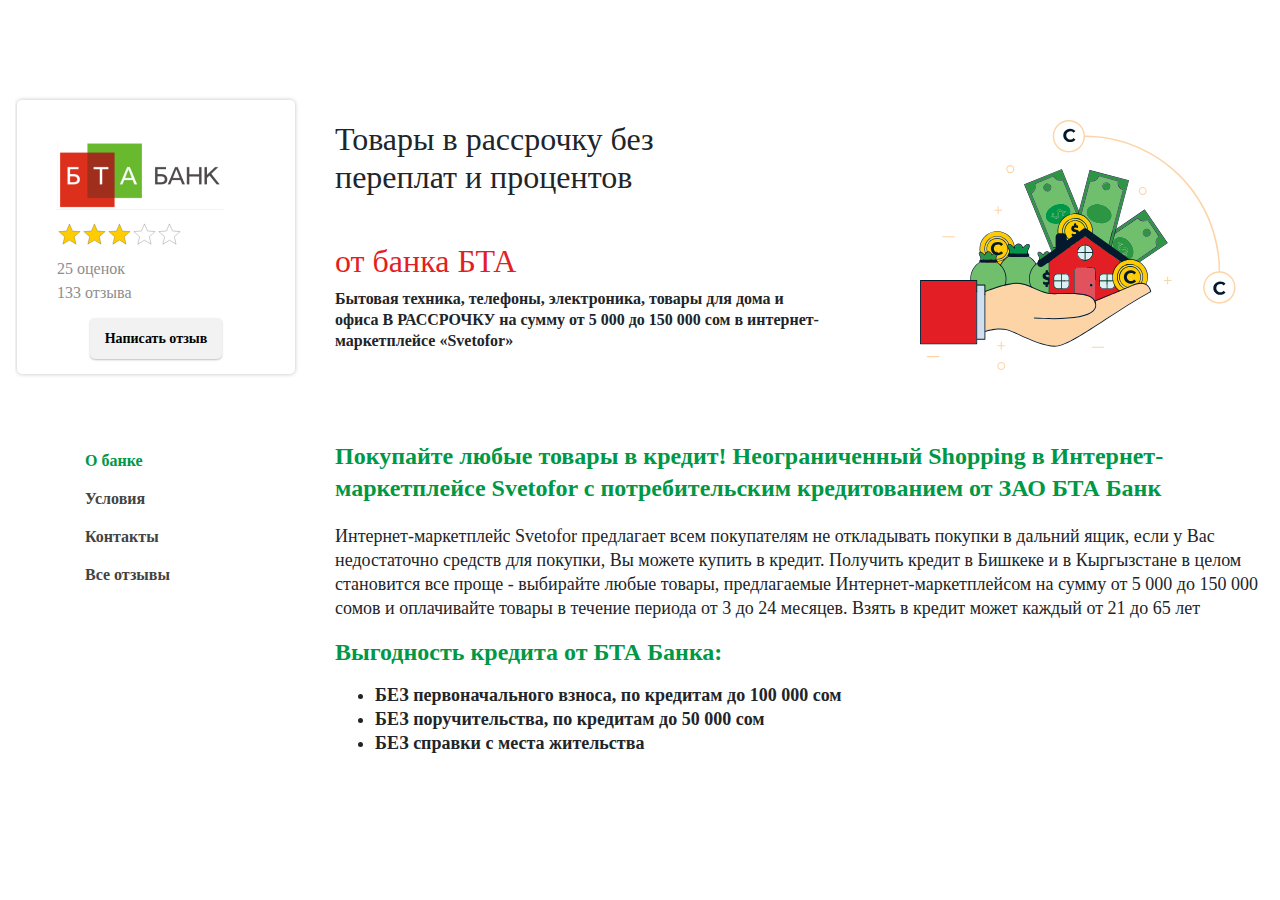
<file: bank_bta.html>
<!DOCTYPE html>
<html lang="en">
  <head>
    <meta charset="UTF-8"/>
    <meta name="viewport" content="width=device-width, initial-scale=1.0"/>
    <meta http-equiv="X-UA-Compatible" content="ie=edge"/>
    <title>bank page</title>
    <link rel="stylesheet" href="https://stackpath.bootstrapcdn.com/bootstrap/4.4.1/css/bootstrap.min.css" integrity="sha384-Vkoo8x4CGsO3+Hhxv8T/Q5PaXtkKtu6ug5TOeNV6gBiFeWPGFN9MuhOf23Q9Ifjh" crossorigin="anonymous"/>
    <link rel="stylesheet" href="css/style.css"/>
  </head>
  <body>
    <div class="popup__full_cover">
      <div class="popup__comment">
        <h6 class="popup__title">Оцените сервис обслуживания</h6><a class="popup__close" href="#"></a>
        <form class="popup__form">
          <textarea class="popup__textarea" placeholder="Напишите ваш комментарий здесь"></textarea>
          <div class="form__bottom">
            <div class="block__rate">
              <h6 class="popup__title">Поставьте оценку банку</h6>
              <div class="rating__block">
                <input name="rating" value="5" id="rating__5" type="radio"/>
                <label class="label__rating" for="rating__5" title="Отлично"></label>
                <input name="rating" value="4" id="rating__4" type="radio"/>
                <label class="label__rating" for="rating__4" title="Хорошо"></label>
                <input name="rating" value="3" id="rating__3" type="radio"/>
                <label class="label__rating" for="rating__3" title="Нормально"></label>
                <input name="rating" value="2" id="rating__2" type="radio"/>
                <label class="label__rating" for="rating__2" title="Не очень"></label>
                <input name="rating" value="1" id="rating__1" type="radio"/>
                <label class="label__rating" for="rating__1" title="Плохо">         </label>
              </div>
            </div>
            <input class="popup__submit" type="submit"/>
          </div>
        </form>
      </div>
    </div>
    <div class="container-fluid">
      <div class="wrapper">
        <aside class="left__panel">
          <div class="bank__block">
            <div class="bank__logo"><img src="images/bta-bank.png" alt="БТА Банк"/>
            </div>
            <div class="bank__rate">
              <ul class="rate__list">
                <li class="rate__item">
                  <svg class="rate__star rate__star_full" width="25" height="24" viewbox="0 0 25 24" fill="none" xmlns="http://www.w3.org/2000/svg">
                    <path d="M12.4629 18.7924L19.8259 23.2328L17.8779 14.8583L24.3772 9.22641L15.8096 8.49128L12.4629 0.595703L9.11617 8.49128L0.548584 9.22641L7.04785 14.8583L5.09984 23.2328L12.4629 18.7924Z" fill="white"></path>
                    <path d="M12.7211 18.3643L12.4629 18.2085L12.2047 18.3643L5.85493 22.1936L7.53485 14.9716L7.60316 14.6779L7.37529 14.4804L1.77024 9.62343L9.15891 8.98945L9.45899 8.9637L9.57652 8.68641L12.4629 1.8769L15.3493 8.68641L15.4668 8.9637L15.7669 8.98945L23.1555 9.62343L17.5505 14.4804L17.3226 14.6779L17.3909 14.9716L19.0708 22.1936L12.7211 18.3643Z" stroke="black" stroke-opacity="0.2"></path>
                  </svg>
                </li>
                <li class="rate__item">
                  <svg class="rate__star rate__star_full" width="25" height="24" viewbox="0 0 25 24" fill="none" xmlns="http://www.w3.org/2000/svg">
                    <path d="M12.4629 18.7924L19.8259 23.2328L17.8779 14.8583L24.3772 9.22641L15.8096 8.49128L12.4629 0.595703L9.11617 8.49128L0.548584 9.22641L7.04785 14.8583L5.09984 23.2328L12.4629 18.7924Z" fill="white"></path>
                    <path d="M12.7211 18.3643L12.4629 18.2085L12.2047 18.3643L5.85493 22.1936L7.53485 14.9716L7.60316 14.6779L7.37529 14.4804L1.77024 9.62343L9.15891 8.98945L9.45899 8.9637L9.57652 8.68641L12.4629 1.8769L15.3493 8.68641L15.4668 8.9637L15.7669 8.98945L23.1555 9.62343L17.5505 14.4804L17.3226 14.6779L17.3909 14.9716L19.0708 22.1936L12.7211 18.3643Z" stroke="black" stroke-opacity="0.2"></path>
                  </svg>
                </li>
                <li class="rate__item">
                  <svg class="rate__star rate__star_full" width="25" height="24" viewbox="0 0 25 24" fill="none" xmlns="http://www.w3.org/2000/svg">
                    <path d="M12.4629 18.7924L19.8259 23.2328L17.8779 14.8583L24.3772 9.22641L15.8096 8.49128L12.4629 0.595703L9.11617 8.49128L0.548584 9.22641L7.04785 14.8583L5.09984 23.2328L12.4629 18.7924Z" fill="white"></path>
                    <path d="M12.7211 18.3643L12.4629 18.2085L12.2047 18.3643L5.85493 22.1936L7.53485 14.9716L7.60316 14.6779L7.37529 14.4804L1.77024 9.62343L9.15891 8.98945L9.45899 8.9637L9.57652 8.68641L12.4629 1.8769L15.3493 8.68641L15.4668 8.9637L15.7669 8.98945L23.1555 9.62343L17.5505 14.4804L17.3226 14.6779L17.3909 14.9716L19.0708 22.1936L12.7211 18.3643Z" stroke="black" stroke-opacity="0.2"></path>
                  </svg>
                </li>
                <li class="rate__item">
                  <svg class="rate__star rate__star_empty" width="25" height="24" viewbox="0 0 25 24" fill="none" xmlns="http://www.w3.org/2000/svg">
                    <path d="M12.4629 18.7924L19.8259 23.2328L17.8779 14.8583L24.3772 9.22641L15.8096 8.49128L12.4629 0.595703L9.11617 8.49128L0.548584 9.22641L7.04785 14.8583L5.09984 23.2328L12.4629 18.7924Z" fill="white"></path>
                    <path d="M12.7211 18.3643L12.4629 18.2085L12.2047 18.3643L5.85493 22.1936L7.53485 14.9716L7.60316 14.6779L7.37529 14.4804L1.77024 9.62343L9.15891 8.98945L9.45899 8.9637L9.57652 8.68641L12.4629 1.8769L15.3493 8.68641L15.4668 8.9637L15.7669 8.98945L23.1555 9.62343L17.5505 14.4804L17.3226 14.6779L17.3909 14.9716L19.0708 22.1936L12.7211 18.3643Z" stroke="black" stroke-opacity="0.2"></path>
                  </svg>
                </li>
                <li class="rate__item">
                  <svg class="rate__star rate__star_empty" width="25" height="24" viewbox="0 0 25 24" fill="none" xmlns="http://www.w3.org/2000/svg">
                    <path d="M12.4629 18.7924L19.8259 23.2328L17.8779 14.8583L24.3772 9.22641L15.8096 8.49128L12.4629 0.595703L9.11617 8.49128L0.548584 9.22641L7.04785 14.8583L5.09984 23.2328L12.4629 18.7924Z" fill="white"></path>
                    <path d="M12.7211 18.3643L12.4629 18.2085L12.2047 18.3643L5.85493 22.1936L7.53485 14.9716L7.60316 14.6779L7.37529 14.4804L1.77024 9.62343L9.15891 8.98945L9.45899 8.9637L9.57652 8.68641L12.4629 1.8769L15.3493 8.68641L15.4668 8.9637L15.7669 8.98945L23.1555 9.62343L17.5505 14.4804L17.3226 14.6779L17.3909 14.9716L19.0708 22.1936L12.7211 18.3643Z" stroke="black" stroke-opacity="0.2"></path>
                  </svg>
                </li>
              </ul>
            </div>
            <div class="text__review assessment"><span>25 оценок</span></div>
            <div class="text__review review"><span>133 отзыва</span></div>
            <button class="review__button">Написать отзыв</button>
          </div>
          <div class="bank__options">
            <ul class="bank__list">
              <li class="bank__item active"><a class="bank__link" href="one">О банке</a></li>
              <li class="bank__item"><a class="bank__link" href="two">Условия</a></li>
              <li class="bank__item"><a class="bank__link" href="three">Контакты</a></li>
              <li class="bank__item"><a class="bank__link" href="four">Все отзывы</a></li>
            </ul>
          </div>
        </aside>
        <main class="main__content">
          <div class="content__header">
            <div class="header__text">       
              <h3 class="content__title content__title_first">Товары в рассрочку без переплат и процентов</h3>
              <h2 class="content__title content__title_red-bank">от банка БТА</h2>
              <p>Бытовая техника, телефоны, электроника, товары для дома и офиса В РАССРОЧКУ на сумму от 5 000 до 150 000 сом в интернет-маркетплейсе «Svetofor»</p>
            </div>
            <div class="header__image"><img src="images/hand_money.svg" alt="alt"/></div>
          </div>
          <ul class="content__section">
            <li class="content__item content__item_one active">
              <div class="content__description">
                <div class="content__description">
                  <h6 class="content__title content__title_green">Покупайте любые товары в кредит! Неограниченный Shopping в Интернет-маркетплейсе Svetofor с потребительским кредитованием от ЗАО БТА Банк</h6>
                  <div class="desc">
                    <p>Интернет-маркетплейс Svetofor предлагает всем покупателям не откладывать покупки в дальний ящик, если у Вас недостаточно средств для покупки, Вы можете купить в кредит. Получить кредит в Бишкеке и в Кыргызстане в целом становится все проще - выбирайте любые товары, предлагаемые Интернет-маркетплейсом на сумму от 5 000 до 150 000 сомов и оплачивайте товары в течение периода от 3 до 24 месяцев. Взять в кредит может каждый от 21 до 65 лет</p>
                  </div>
                  <h6 class="content__title content__title_green">Выгодность кредита от БТА Банка:</h6>
                  <ul class="bank_page__list">
                    <li class="bank_page__items">БЕЗ первоначального взноса, по кредитам до 100 000 сом</li>
                    <li class="bank_page__items">БЕЗ поручительства, по кредитам до 50 000 сом</li>
                    <li class="bank_page__items">БЕЗ справки с места жительства</li>
                  </ul>
                </div>
              </div>
            </li>
            <li class="content__item content__item_two">
              <div class="content__description">
                <h6 class="content__title content__title_green">Условия получения кредита от Банка КЫРГЫЗСТАН:</h6>
                <ul class="bank_page__list">
                  <li class="bank_page__item">От 24% годовых*</li>
                  <li class="bank_page__item">Без Первоначального взноса**</li>
                </ul>
                <div class="desc">
                  <p>*Держателям зарплатных и пенсионным карт ЗАО БТА Банк процентная ставка - 24% годовых, для остальной категории клиентов от <span class="throught__text">28% - 32%</span> <span class="red__text">25%</span> годовых</p>
                  <p>**по кредитам свыше 100 000 сом первоначальный взнос - от 20%</p>
                </div>
                <h6 class="content__title content__title_green">Требования к заемщику для кредита от БТА Банка:</h6>
                <ul class="bank_page__list">
                  <li class="bank_page__item">Возраст - 21-65 лет</li>
                  <li class="bank_page__item">Наличие постоянного подтверждаемого дохода</li>
                </ul>
                <h6 class="content__title content__title_green m-top">Условия кредитования БТА Банка:</h6>
                <table class="bank__table">
                  <tr>
                    <td class="green__data">Сумма кредита</td>
                    <td>от 5000 до 150 000 сом</td>
                  </tr>
                  <tr>
                    <td class="green__data">Срок кредита</td>
                    <td> 
                      <ul class="table__list">
                        <li>По кредитам в размере:</li>
                        <li>от 5000 до 50 000 сом - от 3 до 12 месяцев;</li>
                        <li>от 50 001 до 100 000 сом - от 3 до 18 месяцев;</li>
                        <li>от 100 001 до 150 000 сом - от 3 до 24 месяцев;</li>
                      </ul>
                    </td>
                  </tr>
                  <tr>
                    <td class="green__data">Ставка процента</td>
                    <td>24% - участникам зарплатных проектов и держателям пенсионных карт ЗАО БТА Банк от 28% - 32% 25% - для остальной категории граждан (также предусмотрены скидки для повторных клиентов Банка)</td>
                  </tr>
                  <tr>
                    <td class="green__data">Первоначальный взнос</td>
                    <td>По кредитам до 100 000 сом первоначальный взнос не требуется, свыше 100 000 сом - 20% от суммы приобретения</td>
                  </tr>
                  <tr>
                    <td class="green__data">Обеспечение</td>
                    <td> 
                      <ul class="table__list">
                        <li>до 50 000 сом - приобретаемое имущество</li>
                        <li>свыше 50 000 сом - приобретаемое имущество и поручительство</li>
                      </ul>
                    </td>
                  </tr>
                  <tr>
                    <td class="green__data">Срок рассмотрения заявки</td>
                    <td>В течении 3-х рабочих часов, после подачи заявки и всех документов.</td>
                  </tr>
                  <tr>
                    <td class="green__data">Досрочное погашение</td>
                    <td>Без комиссий</td>
                  </tr>
                </table>
                <h6 class="content__title content__title_green m-top">Условия кредитования БТА Банка:</h6>
                <table class="bank__table bank__table_other">
                  <thead>
                    <td class="green__data">Сумма кредита</td>
                    <td class="green__text">Для участников зарплатных проектов и держателям пенсионных карт ЗАО БТА Банк </td>
                    <td class="green__text">Для всей категории клиентов.</td>
                  </thead>
                  <tr>
                    <td class="green__data">до 50 000</td>
                    <td>Паспорт</td>
                    <td>
                      <ol class="table__list_ordered">
                        <li>Паспорт</li>
                        <li>Документы подтвержающие доход</li>
                      </ol>
                    </td>
                  </tr>
                  <tr>
                    <td class="green__data">свыше 50 000</td>
                    <td>
                      <ol class="table__list_ordered">
                        <li>Паспорт заемщика, его супруги (-га), свидетельство о браке</li>
                        <li>Паспорт Поручителя, его супруги(-га),свидетельство о браке</li>
                        <li>Документы подтвержающие доход Поручителя</li>
                      </ol>
                    </td>
                    <td>
                      <ol class="table__list_ordered">
                        <li>Паспорт заемщика, его супруги (-га), свидетельство о браке</li>
                        <li>Паспорт Поручителя, его супруги(-га),свидетельство о браке</li>
                        <li>Документы подтвержающие доход Поручителя</li>
                      </ol>
                    </td>
                  </tr>
                </table>
                <p>***Все вышеперечисленные документы Вы можете отправить на наш WhatsApp номер - +996 559 90 50 88.</p>
                <h6 class="content__title content__title_green">Шаги для получения товара в кредит с онлайн-заявкой от Банка КЫРГЫЗСТАН:</h6>
                <ol class="ordered_light__list">
                  <li class="ordered_light__item">Выбрать товар на сайте svetofor.info</li>
                  <li class="ordered_light__item">На карточке выбранного товара нажать на кнопку «Купить в кредит», выбрать Банк КЫРГЫЗСТАН, заполнить и отправить онлайн-заявку</li>
                  <li class="ordered_light__item">Дождаться ответа от Банка о решении предоставления Вам кредита (обычно это занимает от 10 минут до 2 часов)</li>
                  <li class="ordered_light__item">В случае получения положительного ответа от Банка, позвонить по номеру и забронировать выбранный товар</li>
                  <li class="ordered_light__item">Подписать требуемые договора в филиале Банка КЫРГЫЗСТАН</li>
                  <li class="ordered_light__item">Внести первоначальный взнос за приобретаемую технику в кассу Банка</li>
                  <li class="ordered_light__item">Получить в Банке чек об оплате и забрать свою покупку в пункте выдачи заказов или заказать товар на доставку в любое удобное для Вас время и место по телефонам (312) 97-69-97; (555) 93-88-33; (773) 93-88-33; (700) 93-88-33</li>
                </ol>
                <h6 class="content__title content__title_green">Шаги для получения товара в кредит с онлайн-заявкой от Банка КЫРГЫЗСТАН:</h6>
                <ol class="ordered_light__list">
                  <li class="ordered_light__item">Обратиться в пункт выдачи заказов Svetofor по адресу: ТЦ Берен Голд 3 этаж, офис 303, 301 (Режим работы: 09.00-19.00 без перерыва) и получить чек на оплату</li>
                  <li class="ordered_light__item">Собрать все необходимые документы и отправиться в Банк КЫРГЫЗСТАН</li>
                  <li class="ordered_light__item">Дождаться ответа от Банка о решении предоставления Вам кредита (обычно это занимает от 10 минут до 2 часов)</li>
                  <li class="ordered_light__item">В случае положительного ответа от Банка, подписать требуемые договора в филиале Банка КЫРГЫЗСТАН</li>
                  <li class="ordered_light__item">Внести первоначальный взнос за приобретаемую технику в кассу Банка КЫРГЫЗСТАН</li>
                  <li class="ordered_light__item">Получить в Банке чек об оплате и забрать свою покупку в пункте выдачи заказов или заказать товар на доставку в любое удобное для Вас время и место по телефонам (312) 97-69-97; (555) 93-88-33; (773) 93-88-33; (700) 93-88-33 </li>
                </ol>
              </div>
            </li>
            <li class="content__item content__item_three">
              <div class="content__description">
                <h6 class="content__title content__title_green">По всем вопросам Вы можете обратиться по телефонам:</h6>
                <ul class="bank_page__list">
                  <li class="bank_page__item">Call-центр ЗАО БТА Банк: : (312) 90-50-50, 90-54-66, 90-15-30, 0559 90 50 88 (WhatsApp) </li>
                  <li class="bank_page__item">Call-центр интернет-маркетплейса «Svetofor»: (312) 97-69-97; (555) 93-88-33; (773) 93-88-33; (700) 93-88-33</li>
                </ul>
                <div class="desc desc__contacts">
                  <p><b>Адрес ЗАО БТА Банк: </b>Центральный офис в г. Бишкек ул. Московская, 118 Офис в г. Ош: пр. И. Раззакова, 19</p><a href="https://www.bta.kg/ru/branches/" target="_blank">Адреса всех филиалов ЗАО БТА Банк</a>
                </div>
              </div>
            </li>
            <li class="content__item content__item_four">
              <ul class="comment_block__list">
                <li class="comment_block__item">
                  <h4 class="comment__title">Вячеслав</h4>
                  <div class="comment__text">
                    <p>Хороший магазин</p>
                  </div>
                  <ul class="comment_rate__list">
                    <li class="comment_rate__item comment_rate__item_full"></li>
                    <li class="comment_rate__item comment_rate__item_full"></li>
                    <li class="comment_rate__item comment_rate__item_full"></li>
                    <li class="comment_rate__item comment_rate__item_empty"></li>
                    <li class="comment_rate__item comment_rate__item_empty"></li>
                  </ul><span class="comment__date">1 апреля 1997</span>
                </li>
                <li class="comment_block__item">
                  <h4 class="comment__title">Вячеслав Иванович</h4>
                  <div class="comment__text">
                    <p>Быстро одобрили рассрочку, отличный персонал</p>
                  </div>
                  <ul class="comment_rate__list">
                    <li class="comment_rate__item comment_rate__item_full"></li>
                    <li class="comment_rate__item comment_rate__item_full"></li>
                    <li class="comment_rate__item comment_rate__item_empty"></li>
                    <li class="comment_rate__item comment_rate__item_empty"></li>
                    <li class="comment_rate__item comment_rate__item_empty"></li>
                  </ul><span class="comment__date">2 апреля 1997</span>
                </li>
                <li class="comment_block__item">
                  <h4 class="comment__title">Антон Сергеевич</h4>
                  <div class="comment__text">
                    <p>В нашем ассортименте более 500 продуктов. С 1919 года мы не отступаем от своих обещаний и дарим Вам здоровье и прекрасное самочувствие.</p>
                  </div>
                  <ul class="comment_rate__list">
                    <li class="comment_rate__item comment_rate__item_full"></li>
                    <li class="comment_rate__item comment_rate__item_full"></li>
                    <li class="comment_rate__item comment_rate__item_full"></li>
                    <li class="comment_rate__item comment_rate__item_full"></li>
                    <li class="comment_rate__item comment_rate__item_empty"></li>
                  </ul><span class="comment__date">3 апреля 1997</span>
                </li>
              </ul>
            </li>
          </ul>
        </main>
      </div>
    </div>
    <script src="https://code.jquery.com/jquery-3.4.1.min.js" integrity="sha256-CSXorXvZcTkaix6Yvo6HppcZGetbYMGWSFlBw8HfCJo=" crossorigin="anonymous"></script>
    <script src="scripts.js"></script>
  </body>
</html>
</file>
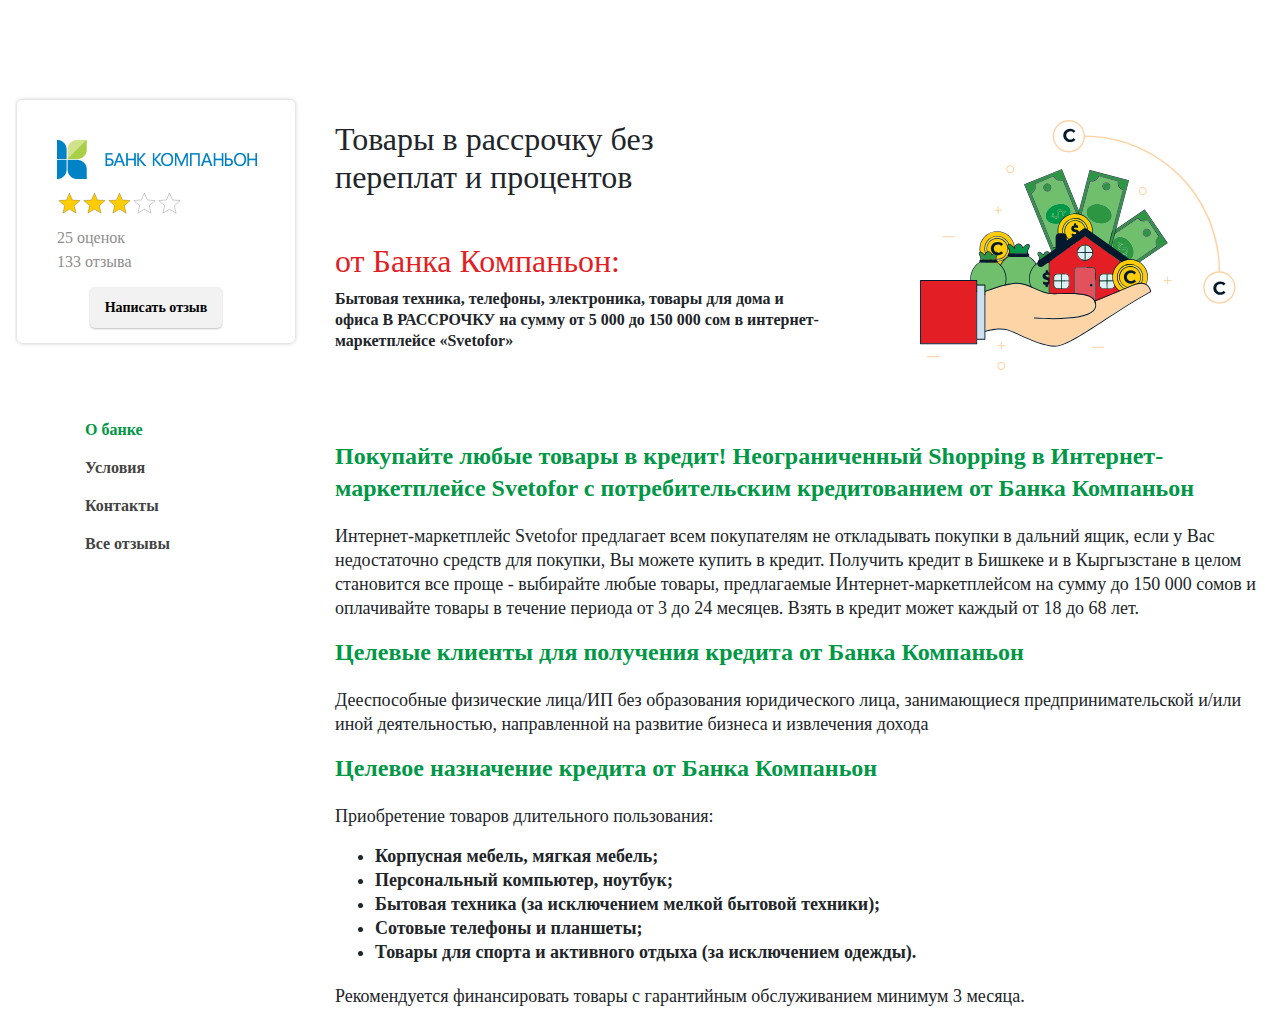
<file: companion_bank.html>
<!DOCTYPE html>
<html lang="en">
  <head>
    <meta charset="UTF-8"/>
    <meta name="viewport" content="width=device-width, initial-scale=1.0"/>
    <meta http-equiv="X-UA-Compatible" content="ie=edge"/>
    <title>bank page</title>
    <link rel="stylesheet" href="https://stackpath.bootstrapcdn.com/bootstrap/4.4.1/css/bootstrap.min.css" integrity="sha384-Vkoo8x4CGsO3+Hhxv8T/Q5PaXtkKtu6ug5TOeNV6gBiFeWPGFN9MuhOf23Q9Ifjh" crossorigin="anonymous"/>
    <link rel="stylesheet" href="css/style.css"/>
  </head>
  <body>
    <div class="popup__full_cover">
      <div class="popup__comment">
        <h6 class="popup__title">Оцените сервис обслуживания</h6><a class="popup__close" href="#"></a>
        <form class="popup__form">
          <textarea class="popup__textarea" placeholder="Напишите ваш комментарий здесь"></textarea>
          <div class="form__bottom">
            <div class="block__rate">
              <h6 class="popup__title">Поставьте оценку банку</h6>
              <div class="rating__block">
                <input name="rating" value="5" id="rating__5" type="radio"/>
                <label class="label__rating" for="rating__5" title="Отлично"></label>
                <input name="rating" value="4" id="rating__4" type="radio"/>
                <label class="label__rating" for="rating__4" title="Хорошо"></label>
                <input name="rating" value="3" id="rating__3" type="radio"/>
                <label class="label__rating" for="rating__3" title="Нормально"></label>
                <input name="rating" value="2" id="rating__2" type="radio"/>
                <label class="label__rating" for="rating__2" title="Не очень"></label>
                <input name="rating" value="1" id="rating__1" type="radio"/>
                <label class="label__rating" for="rating__1" title="Плохо">         </label>
              </div>
            </div>
            <input class="popup__submit" type="submit"/>
          </div>
        </form>
      </div>
    </div>
    <div class="container-fluid">
      <div class="wrapper">
        <aside class="left__panel">
          <div class="bank__block">
            <div class="bank__logo"><img src="images/companion.png" alt="Банк Компаньон"/>
            </div>
            <div class="bank__rate">
              <ul class="rate__list">
                <li class="rate__item">
                  <svg class="rate__star rate__star_full" width="25" height="24" viewbox="0 0 25 24" fill="none" xmlns="http://www.w3.org/2000/svg">
                    <path d="M12.4629 18.7924L19.8259 23.2328L17.8779 14.8583L24.3772 9.22641L15.8096 8.49128L12.4629 0.595703L9.11617 8.49128L0.548584 9.22641L7.04785 14.8583L5.09984 23.2328L12.4629 18.7924Z" fill="white"></path>
                    <path d="M12.7211 18.3643L12.4629 18.2085L12.2047 18.3643L5.85493 22.1936L7.53485 14.9716L7.60316 14.6779L7.37529 14.4804L1.77024 9.62343L9.15891 8.98945L9.45899 8.9637L9.57652 8.68641L12.4629 1.8769L15.3493 8.68641L15.4668 8.9637L15.7669 8.98945L23.1555 9.62343L17.5505 14.4804L17.3226 14.6779L17.3909 14.9716L19.0708 22.1936L12.7211 18.3643Z" stroke="black" stroke-opacity="0.2"></path>
                  </svg>
                </li>
                <li class="rate__item">
                  <svg class="rate__star rate__star_full" width="25" height="24" viewbox="0 0 25 24" fill="none" xmlns="http://www.w3.org/2000/svg">
                    <path d="M12.4629 18.7924L19.8259 23.2328L17.8779 14.8583L24.3772 9.22641L15.8096 8.49128L12.4629 0.595703L9.11617 8.49128L0.548584 9.22641L7.04785 14.8583L5.09984 23.2328L12.4629 18.7924Z" fill="white"></path>
                    <path d="M12.7211 18.3643L12.4629 18.2085L12.2047 18.3643L5.85493 22.1936L7.53485 14.9716L7.60316 14.6779L7.37529 14.4804L1.77024 9.62343L9.15891 8.98945L9.45899 8.9637L9.57652 8.68641L12.4629 1.8769L15.3493 8.68641L15.4668 8.9637L15.7669 8.98945L23.1555 9.62343L17.5505 14.4804L17.3226 14.6779L17.3909 14.9716L19.0708 22.1936L12.7211 18.3643Z" stroke="black" stroke-opacity="0.2"></path>
                  </svg>
                </li>
                <li class="rate__item">
                  <svg class="rate__star rate__star_full" width="25" height="24" viewbox="0 0 25 24" fill="none" xmlns="http://www.w3.org/2000/svg">
                    <path d="M12.4629 18.7924L19.8259 23.2328L17.8779 14.8583L24.3772 9.22641L15.8096 8.49128L12.4629 0.595703L9.11617 8.49128L0.548584 9.22641L7.04785 14.8583L5.09984 23.2328L12.4629 18.7924Z" fill="white"></path>
                    <path d="M12.7211 18.3643L12.4629 18.2085L12.2047 18.3643L5.85493 22.1936L7.53485 14.9716L7.60316 14.6779L7.37529 14.4804L1.77024 9.62343L9.15891 8.98945L9.45899 8.9637L9.57652 8.68641L12.4629 1.8769L15.3493 8.68641L15.4668 8.9637L15.7669 8.98945L23.1555 9.62343L17.5505 14.4804L17.3226 14.6779L17.3909 14.9716L19.0708 22.1936L12.7211 18.3643Z" stroke="black" stroke-opacity="0.2"></path>
                  </svg>
                </li>
                <li class="rate__item">
                  <svg class="rate__star rate__star_empty" width="25" height="24" viewbox="0 0 25 24" fill="none" xmlns="http://www.w3.org/2000/svg">
                    <path d="M12.4629 18.7924L19.8259 23.2328L17.8779 14.8583L24.3772 9.22641L15.8096 8.49128L12.4629 0.595703L9.11617 8.49128L0.548584 9.22641L7.04785 14.8583L5.09984 23.2328L12.4629 18.7924Z" fill="white"></path>
                    <path d="M12.7211 18.3643L12.4629 18.2085L12.2047 18.3643L5.85493 22.1936L7.53485 14.9716L7.60316 14.6779L7.37529 14.4804L1.77024 9.62343L9.15891 8.98945L9.45899 8.9637L9.57652 8.68641L12.4629 1.8769L15.3493 8.68641L15.4668 8.9637L15.7669 8.98945L23.1555 9.62343L17.5505 14.4804L17.3226 14.6779L17.3909 14.9716L19.0708 22.1936L12.7211 18.3643Z" stroke="black" stroke-opacity="0.2"></path>
                  </svg>
                </li>
                <li class="rate__item">
                  <svg class="rate__star rate__star_empty" width="25" height="24" viewbox="0 0 25 24" fill="none" xmlns="http://www.w3.org/2000/svg">
                    <path d="M12.4629 18.7924L19.8259 23.2328L17.8779 14.8583L24.3772 9.22641L15.8096 8.49128L12.4629 0.595703L9.11617 8.49128L0.548584 9.22641L7.04785 14.8583L5.09984 23.2328L12.4629 18.7924Z" fill="white"></path>
                    <path d="M12.7211 18.3643L12.4629 18.2085L12.2047 18.3643L5.85493 22.1936L7.53485 14.9716L7.60316 14.6779L7.37529 14.4804L1.77024 9.62343L9.15891 8.98945L9.45899 8.9637L9.57652 8.68641L12.4629 1.8769L15.3493 8.68641L15.4668 8.9637L15.7669 8.98945L23.1555 9.62343L17.5505 14.4804L17.3226 14.6779L17.3909 14.9716L19.0708 22.1936L12.7211 18.3643Z" stroke="black" stroke-opacity="0.2"></path>
                  </svg>
                </li>
              </ul>
            </div>
            <div class="text__review assessment"><span>25 оценок</span></div>
            <div class="text__review review"><span>133 отзыва</span></div>
            <button class="review__button">Написать отзыв</button>
          </div>
          <div class="bank__options">
            <ul class="bank__list">
              <li class="bank__item active"><a class="bank__link" href="one">О банке</a></li>
              <li class="bank__item"><a class="bank__link" href="two">Условия</a></li>
              <li class="bank__item"><a class="bank__link" href="three">Контакты</a></li>
              <li class="bank__item"><a class="bank__link" href="four">Все отзывы</a></li>
            </ul>
          </div>
        </aside>
        <main class="main__content">
          <div class="content__header">
            <div class="header__text">       
              <h3 class="content__title content__title_first">Товары в рассрочку без переплат и процентов</h3>
              <h2 class="content__title content__title_red-bank">от Банка Компаньон:</h2>
              <p>Бытовая техника, телефоны, электроника, товары для дома и офиса В РАССРОЧКУ на сумму от 5 000 до 150 000 сом в интернет-маркетплейсе «Svetofor»</p>
            </div>
            <div class="header__image"><img src="images/hand_money.svg" alt="alt"/></div>
          </div>
          <ul class="content__section">
            <li class="content__item content__item_one active">
              <div class="content__description">
                <div class="content__description">
                  <h6 class="content__title content__title_green">Покупайте любые товары в кредит! Неограниченный Shopping в Интернет-маркетплейсе Svetofor с потребительским кредитованием от Банка Компаньон</h6>
                  <div class="desc">
                    <p>Интернет-маркетплейс Svetofor предлагает всем покупателям не откладывать покупки в дальний ящик, если у Вас недостаточно средств для покупки, Вы можете купить в кредит. Получить кредит в Бишкеке и в Кыргызстане в целом становится все проще - выбирайте любые товары, предлагаемые Интернет-маркетплейсом на сумму до 150 000 сомов и оплачивайте товары в течение периода от 3 до 24 месяцев. Взять в кредит может каждый от 18 до 68 лет.</p>
                  </div>
                  <h6 class="content__title content__title_green">Целевые клиенты для получения кредита от Банка Компаньон</h6>
                  <div class="desc">
                    <p>Дееспособные физические лица/ИП без образования юридического лица, занимающиеся предпринимательской и/или иной деятельностью, направленной на развитие бизнеса и извлечения дохода</p>
                  </div>
                  <h6 class="content__title content__title_green">Целевое назначение кредита от Банка Компаньон</h6>
                  <div class="desc">
                    <p>Приобретение товаров длительного пользования:</p>
                  </div>
                  <ul class="bank_page__list">
                    <li class="bank_page__items">Корпусная мебель, мягкая мебель; </li>
                    <li class="bank_page__items">Персональный компьютер, ноутбук;</li>
                    <li class="bank_page__items">Бытовая техника (за исключением мелкой бытовой техники);</li>
                    <li class="bank_page__items">Сотовые телефоны и планшеты;</li>
                    <li class="bank_page__items">Товары для спорта и активного отдыха (за исключением одежды).</li>
                  </ul>
                  <div class="desc">
                    <p>Рекомендуется финансировать товары с гарантийным обслуживанием минимум 3 месяца.</p>
                  </div>
                </div>
              </div>
            </li>
            <li class="content__item content__item_two">
              <div class="content__description">
                <h6 class="content__title content__title_green">Условия кредита «Товар в кредит» от Банка Компаньон:</h6>
                <div class="desc"> 
                  <p>Номинальная годовая ставка 29,9%</p>
                </div>
                <ul class="bank_page__list">
                  <li class="bank_page__items">Возраст заемщика: от 18 до 68 лет</li>
                  <li class="bank_page__items">Срок кредитования: от 3 до 24 месяцев</li>
                  <li class="bank_page__items">Сумма финансирования до 150 000 сомов</li>
                  <li class="bank_page__items">Срок рассмотрения заявки – в течение одного дня!  </li>
                </ul>
                <h6 class="content__title content__title_green">Критерии к клиентам для кредита от Банка Компаньон</h6>
                <ol class="ordered_light__list">
                  <li class="ordered_light__item">Граждане КР в возрасте от 18 лет. Кредитование сотовых телефонов и планшетов возможно в возрасте от 21 года.</li>
                  <li class="ordered_light__item">Срок окончания выплаты кредита должен быть ранее, чем клиент достигнет 68 лет.  Данное ограничение также распространяется на членов домохозяйства, чьи доходы учитываются в анализе.</li>
                  <li class="ordered_light__item">Отсутствие активных кредитов у клиента в другом ФКУ.</li>
                  <li class="ordered_light__item">Без истории или положительная кредитная история.</li>
                  <li class="ordered_light__item">Если основной источник домохозяйства – доходы с бизнеса:
                    <ul class="disc__list">
                      <li>Бизнес клиента должен работать более 6 месяцев.</li>
                      <li>Клиенты, занимающиеся сельским хозяйством, должны иметь более одного источника дохода</li>
                    </ul>
                  </li>
                  <li class="ordered_light__item">Если основной источник дохода – заработная плата:
                    <ul class="disc__list">
                      <li>Клиент должен иметь минимум 6 месяцев трудового стажа.</li>
                    </ul>
                  </li>
                </ol>
                <table class="bank__table">
                  <thead>
                    <td class="green__data">Сумма кредита</td>
                    <td class="green__data">Срок кредита</td>
                    <td class="green__data">Поручитель</td>
                  </thead>
                  <tr>
                    <td>до 100 000	</td>
                    <td>от 3 до 24 мес.</td>
                    <td>нет</td>
                  </tr>
                  <tr>
                    <td>от 100 001 сом до 150 000 сом</td>
                    <td>от 3 до 24 мес.</td>
                    <td>минимум один с независимым доходом и/или супруг(-а)</td>
                  </tr>
                </table>
                <h6 class="content__title content__title_green">Шаги для получения товара в кредит от Банка Компаньон с онлайн-заявкой:</h6>
                <ol class="ordered_light__list">
                  <li class="ordered_light__item">Выбрать товар на сайте svetofor.info</li>
                  <li class="ordered_light__item">На карточке выбранного товара нажать на кнопку «Купить в кредит», выбрать Банк Компаньон, заполнить и отправить онлайн-заявку</li>
                  <li class="ordered_light__item">Дождаться ответа от Банка о предварительном решении предоставления Вам кредита </li>
                  <li class="ordered_light__item">В случае получения положительного ответа от Банка, Вам необходимо обратиться в пункт выдачи заказов Svetofor за счетом на оплату и с документами отправиться в Банк</li>
                  <li class="ordered_light__item">Подписать требуемые договоры в филиале Банка Компаньон</li>
                  <li class="ordered_light__item">Внести первоначальный взнос за приобретаемую технику в кассу Банка</li>
                  <li class="ordered_light__item">Получить в Банке чек об оплате и забрать свою покупку в пункте выдачи заказов или заказать товар на доставку в любое удобное для Вас время и место по телефонам (312) 97-69-97; (555) 93-88-33; (773) 93-88-33; (700) 93-88-33       </li>
                </ol>
                <h6 class="content__title content__title_green">Шаги для получения товара в кредит от Банка Компаньон без онлайн-заявки:</h6>
                <ol class="ordered_light__list">
                  <li class="ordered_light__item">Собрать все необходимые документы</li>
                  <li class="ordered_light__item">Обратиться в пункт выдачи заказов Svetofor по адресу: ТЦ Берен Голд 3 этаж, офис 303, 301 (Режим работы: 09.00-19.00 без перерыва) и получить чек на оплату</li>
                  <li class="ordered_light__item">С полученным чеком и документами обратиться в филиал ЗАО «Банк Компаньон» по адресу г. Бишкек, ул.Уметалиева, 84 (Режим работы: Пн-Пт, 8:30-17:30 Касса: 9:00-16:30 Без перерыва Телефон: +996 (312) 986 543 - обеденный перерыв с 12-00 до 13-00)</li>
                  <li class="ordered_light__item">Подать заявление на получение кредита и дождаться ответа от Банка о решении предоставления Вам кредита (обычно в течение одного рабочего дня)</li>
                  <li class="ordered_light__item">Подписать требуемые договоры и документы на открытие счета.</li>
                  <li class="ordered_light__item">Внести первоначальный взнос за приобретаемую технику в кассу Банка</li>
                  <li class="ordered_light__item">Получить в Банке чек об оплате и забрать свою покупку в пункте выдачи заказов.</li>
                </ol>
                <div class="desc">
                  <p>**В зависимости от индивидуального случая и Вашей кредитной истории, банк может запрашивать дополнительные документы, такие как:</p>
                  <ul class="bank_page__list">
                    <li class="bank_page__item_light">Свидетельство о браке</li>
                    <li class="bank_page__item_light">Свидетельство о рождении детей</li>
                  </ul>
                </div>
              </div>
            </li>
            <li class="content__item content__item_three">
              <div class="content__description">
                <h6 class="content__title content__title_green">По всем вопросам Вы можете обратиться по телефонам:</h6>
                <ul class="bank_page__list">
                  <li class="bank_page__item">Call-центр интернет-маркетплейса «Svetofor»: (312) 97-69-97; (555) 93-88-33; (773) 93-88-33; (700) 93-88-33</li>
                </ul>
                <h6 class="content__title content__title_green">По вопросам связанным с потребительским кредитованием обращайтесь:</h6>
                <ul class="bank_page__list">
                  <li class="bank_page__item">(312) 33-88-00 - городской единый номер контакт центра ЗАО «Банк Компаньон»</li>
                  <li class="bank_page__item">Короткий номер 8800 - звонок бесплатный для дозвона с мобильных телефонов.</li>
                </ul>
                <h6 class="content__title content__title_green">Адреса филиалов ЗАО «Банк Компаньон»:</h6>
                <ul class="bank_page__list bank_page__list_contacts">
                  <li class="bank_page__item_light">
                    <h6>Головной офис в г. Бишкек:<span class="text__light"> ул. Шота Руставели, 62</span></h6>
                  </li>
                  <li class="bank_page__item_light">
                    <h6>Телефон:<span class="text__light"> +996 (312) 33-88-00</span></h6>
                  </li>
                </ul>
                <ul class="bank_page__list bank_page__list_contacts">
                  <li class="bank_page__item_light">
                    <h6>Офис в г. Ош:<span class="text__light"> г. Ош, ул. Масалиева, 73 </span></h6>
                  </li>
                  <li class="bank_page__item_light">
                    <h6>Телефон:<span class="text__light"> +996 (3222) 5-67-03 </span></h6>
                  </li>
                  <li class="bank_page__item_light">
                    <h6>График работы:<span class="text__light"> Пн-Пт, 8:30-17:30; Касса: 9:00-16:30</span></h6>
                  </li>
                  <li class="bank_page__item_light"><span class="text__light"> Без перерыва</span></li>
                </ul><a href="https://www.kompanion.kg/ru/map/branch" target="_blank">Адреса всех филиалов ЗАО «Банк Компаньон»</a>
              </div>
            </li>
            <li class="content__item content__item_four">
              <ul class="comment_block__list">
                <li class="comment_block__item">
                  <h4 class="comment__title">Вячеслав</h4>
                  <div class="comment__text">
                    <p>Хороший магазин</p>
                  </div>
                  <ul class="comment_rate__list">
                    <li class="comment_rate__item comment_rate__item_full"></li>
                    <li class="comment_rate__item comment_rate__item_full"></li>
                    <li class="comment_rate__item comment_rate__item_full"></li>
                    <li class="comment_rate__item comment_rate__item_empty"></li>
                    <li class="comment_rate__item comment_rate__item_empty"></li>
                  </ul><span class="comment__date">1 апреля 1997</span>
                </li>
                <li class="comment_block__item">
                  <h4 class="comment__title">Вячеслав Иванович</h4>
                  <div class="comment__text">
                    <p>Быстро одобрили рассрочку, отличный персонал</p>
                  </div>
                  <ul class="comment_rate__list">
                    <li class="comment_rate__item comment_rate__item_full"></li>
                    <li class="comment_rate__item comment_rate__item_full"></li>
                    <li class="comment_rate__item comment_rate__item_empty"></li>
                    <li class="comment_rate__item comment_rate__item_empty"></li>
                    <li class="comment_rate__item comment_rate__item_empty"></li>
                  </ul><span class="comment__date">2 апреля 1997</span>
                </li>
                <li class="comment_block__item">
                  <h4 class="comment__title">Антон Сергеевич</h4>
                  <div class="comment__text">
                    <p>В нашем ассортименте более 500 продуктов. С 1919 года мы не отступаем от своих обещаний и дарим Вам здоровье и прекрасное самочувствие.</p>
                  </div>
                  <ul class="comment_rate__list">
                    <li class="comment_rate__item comment_rate__item_full"></li>
                    <li class="comment_rate__item comment_rate__item_full"></li>
                    <li class="comment_rate__item comment_rate__item_full"></li>
                    <li class="comment_rate__item comment_rate__item_full"></li>
                    <li class="comment_rate__item comment_rate__item_empty"></li>
                  </ul><span class="comment__date">3 апреля 1997</span>
                </li>
              </ul>
            </li>
          </ul>
        </main>
      </div>
    </div>
    <script src="https://code.jquery.com/jquery-3.4.1.min.js" integrity="sha256-CSXorXvZcTkaix6Yvo6HppcZGetbYMGWSFlBw8HfCJo=" crossorigin="anonymous"></script>
    <script src="scripts.js"></script>
  </body>
</html>
</file>
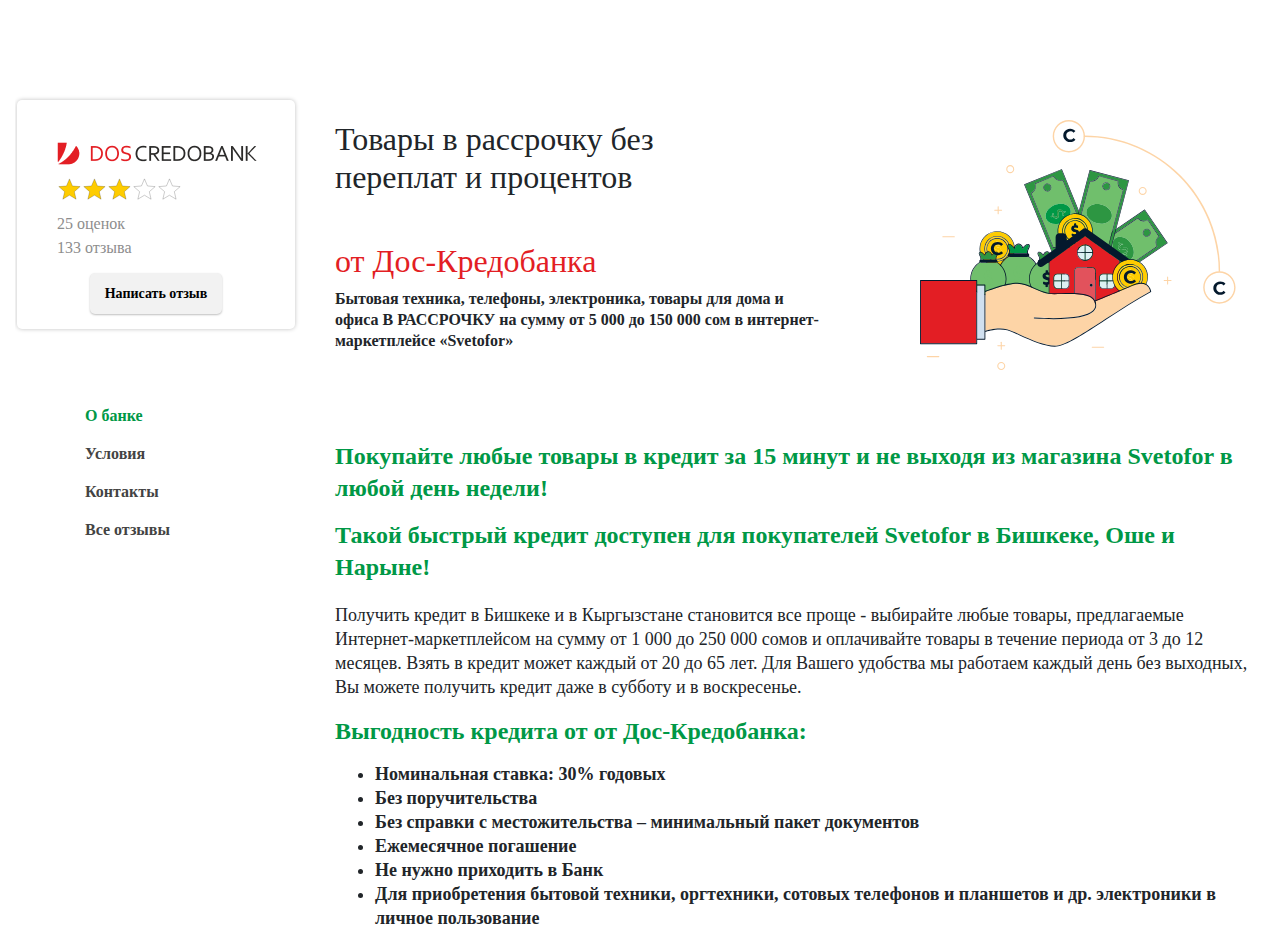
<file: doc_bank.html>
<!DOCTYPE html>
<html lang="en">
  <head>
    <meta charset="UTF-8"/>
    <meta name="viewport" content="width=device-width, initial-scale=1.0"/>
    <meta http-equiv="X-UA-Compatible" content="ie=edge"/>
    <title>bank page</title>
    <link rel="stylesheet" href="https://stackpath.bootstrapcdn.com/bootstrap/4.4.1/css/bootstrap.min.css" integrity="sha384-Vkoo8x4CGsO3+Hhxv8T/Q5PaXtkKtu6ug5TOeNV6gBiFeWPGFN9MuhOf23Q9Ifjh" crossorigin="anonymous"/>
    <link rel="stylesheet" href="css/style.css"/>
  </head>
  <body>
    <div class="popup__full_cover">
      <div class="popup__comment">
        <h6 class="popup__title">Оцените сервис обслуживания</h6><a class="popup__close" href="#"></a>
        <form class="popup__form">
          <textarea class="popup__textarea" placeholder="Напишите ваш комментарий здесь"></textarea>
          <div class="form__bottom">
            <div class="block__rate">
              <h6 class="popup__title">Поставьте оценку банку</h6>
              <div class="rating__block">
                <input name="rating" value="5" id="rating__5" type="radio"/>
                <label class="label__rating" for="rating__5" title="Отлично"></label>
                <input name="rating" value="4" id="rating__4" type="radio"/>
                <label class="label__rating" for="rating__4" title="Хорошо"></label>
                <input name="rating" value="3" id="rating__3" type="radio"/>
                <label class="label__rating" for="rating__3" title="Нормально"></label>
                <input name="rating" value="2" id="rating__2" type="radio"/>
                <label class="label__rating" for="rating__2" title="Не очень"></label>
                <input name="rating" value="1" id="rating__1" type="radio"/>
                <label class="label__rating" for="rating__1" title="Плохо">         </label>
              </div>
            </div>
            <input class="popup__submit" type="submit"/>
          </div>
        </form>
      </div>
    </div>
    <div class="container-fluid">
      <div class="wrapper">
        <aside class="left__panel">
          <div class="bank__block">
            <div class="bank__logo"><img src="images/doc_bank.png" alt="alt"/>
            </div>
            <div class="bank__rate">
              <ul class="rate__list">
                <li class="rate__item">
                  <svg class="rate__star rate__star_full" width="25" height="24" viewbox="0 0 25 24" fill="none" xmlns="http://www.w3.org/2000/svg">
                    <path d="M12.4629 18.7924L19.8259 23.2328L17.8779 14.8583L24.3772 9.22641L15.8096 8.49128L12.4629 0.595703L9.11617 8.49128L0.548584 9.22641L7.04785 14.8583L5.09984 23.2328L12.4629 18.7924Z" fill="white"></path>
                    <path d="M12.7211 18.3643L12.4629 18.2085L12.2047 18.3643L5.85493 22.1936L7.53485 14.9716L7.60316 14.6779L7.37529 14.4804L1.77024 9.62343L9.15891 8.98945L9.45899 8.9637L9.57652 8.68641L12.4629 1.8769L15.3493 8.68641L15.4668 8.9637L15.7669 8.98945L23.1555 9.62343L17.5505 14.4804L17.3226 14.6779L17.3909 14.9716L19.0708 22.1936L12.7211 18.3643Z" stroke="black" stroke-opacity="0.2"></path>
                  </svg>
                </li>
                <li class="rate__item">
                  <svg class="rate__star rate__star_full" width="25" height="24" viewbox="0 0 25 24" fill="none" xmlns="http://www.w3.org/2000/svg">
                    <path d="M12.4629 18.7924L19.8259 23.2328L17.8779 14.8583L24.3772 9.22641L15.8096 8.49128L12.4629 0.595703L9.11617 8.49128L0.548584 9.22641L7.04785 14.8583L5.09984 23.2328L12.4629 18.7924Z" fill="white"></path>
                    <path d="M12.7211 18.3643L12.4629 18.2085L12.2047 18.3643L5.85493 22.1936L7.53485 14.9716L7.60316 14.6779L7.37529 14.4804L1.77024 9.62343L9.15891 8.98945L9.45899 8.9637L9.57652 8.68641L12.4629 1.8769L15.3493 8.68641L15.4668 8.9637L15.7669 8.98945L23.1555 9.62343L17.5505 14.4804L17.3226 14.6779L17.3909 14.9716L19.0708 22.1936L12.7211 18.3643Z" stroke="black" stroke-opacity="0.2"></path>
                  </svg>
                </li>
                <li class="rate__item">
                  <svg class="rate__star rate__star_full" width="25" height="24" viewbox="0 0 25 24" fill="none" xmlns="http://www.w3.org/2000/svg">
                    <path d="M12.4629 18.7924L19.8259 23.2328L17.8779 14.8583L24.3772 9.22641L15.8096 8.49128L12.4629 0.595703L9.11617 8.49128L0.548584 9.22641L7.04785 14.8583L5.09984 23.2328L12.4629 18.7924Z" fill="white"></path>
                    <path d="M12.7211 18.3643L12.4629 18.2085L12.2047 18.3643L5.85493 22.1936L7.53485 14.9716L7.60316 14.6779L7.37529 14.4804L1.77024 9.62343L9.15891 8.98945L9.45899 8.9637L9.57652 8.68641L12.4629 1.8769L15.3493 8.68641L15.4668 8.9637L15.7669 8.98945L23.1555 9.62343L17.5505 14.4804L17.3226 14.6779L17.3909 14.9716L19.0708 22.1936L12.7211 18.3643Z" stroke="black" stroke-opacity="0.2"></path>
                  </svg>
                </li>
                <li class="rate__item">
                  <svg class="rate__star rate__star_empty" width="25" height="24" viewbox="0 0 25 24" fill="none" xmlns="http://www.w3.org/2000/svg">
                    <path d="M12.4629 18.7924L19.8259 23.2328L17.8779 14.8583L24.3772 9.22641L15.8096 8.49128L12.4629 0.595703L9.11617 8.49128L0.548584 9.22641L7.04785 14.8583L5.09984 23.2328L12.4629 18.7924Z" fill="white"></path>
                    <path d="M12.7211 18.3643L12.4629 18.2085L12.2047 18.3643L5.85493 22.1936L7.53485 14.9716L7.60316 14.6779L7.37529 14.4804L1.77024 9.62343L9.15891 8.98945L9.45899 8.9637L9.57652 8.68641L12.4629 1.8769L15.3493 8.68641L15.4668 8.9637L15.7669 8.98945L23.1555 9.62343L17.5505 14.4804L17.3226 14.6779L17.3909 14.9716L19.0708 22.1936L12.7211 18.3643Z" stroke="black" stroke-opacity="0.2"></path>
                  </svg>
                </li>
                <li class="rate__item">
                  <svg class="rate__star rate__star_empty" width="25" height="24" viewbox="0 0 25 24" fill="none" xmlns="http://www.w3.org/2000/svg">
                    <path d="M12.4629 18.7924L19.8259 23.2328L17.8779 14.8583L24.3772 9.22641L15.8096 8.49128L12.4629 0.595703L9.11617 8.49128L0.548584 9.22641L7.04785 14.8583L5.09984 23.2328L12.4629 18.7924Z" fill="white"></path>
                    <path d="M12.7211 18.3643L12.4629 18.2085L12.2047 18.3643L5.85493 22.1936L7.53485 14.9716L7.60316 14.6779L7.37529 14.4804L1.77024 9.62343L9.15891 8.98945L9.45899 8.9637L9.57652 8.68641L12.4629 1.8769L15.3493 8.68641L15.4668 8.9637L15.7669 8.98945L23.1555 9.62343L17.5505 14.4804L17.3226 14.6779L17.3909 14.9716L19.0708 22.1936L12.7211 18.3643Z" stroke="black" stroke-opacity="0.2"></path>
                  </svg>
                </li>
              </ul>
            </div>
            <div class="text__review assessment"><span>25 оценок</span></div>
            <div class="text__review review"><span>133 отзыва</span></div>
            <button class="review__button">Написать отзыв</button>
          </div>
          <div class="bank__options">
            <ul class="bank__list">
              <li class="bank__item active"><a class="bank__link" href="one">О банке</a></li>
              <li class="bank__item"><a class="bank__link" href="two">Условия</a></li>
              <li class="bank__item"><a class="bank__link" href="three">Контакты</a></li>
              <li class="bank__item"><a class="bank__link" href="four">Все отзывы</a></li>
            </ul>
          </div>
        </aside>
        <main class="main__content">
          <div class="content__header">
            <div class="header__text">       
              <h3 class="content__title content__title_first">Товары в рассрочку без переплат и процентов</h3>
              <h2 class="content__title content__title_red-bank">от Дос-Кредобанка</h2>
              <p>Бытовая техника, телефоны, электроника, товары для дома и офиса В РАССРОЧКУ на сумму от 5 000 до 150 000 сом в интернет-маркетплейсе «Svetofor»</p>
            </div>
            <div class="header__image"><img src="images/hand_money.svg" alt="alt"/></div>
          </div>
          <ul class="content__section">
            <li class="content__item content__item_one active">
              <div class="content__description">
                <h6 class="content__title content__title_green">Покупайте любые товары в кредит за 15 минут и не выходя из магазина Svetofor в любой день недели!</h6>
                <h6 class="content__title content__title_green">Такой быстрый кредит доступен для покупателей Svetofor в Бишкеке, Оше и Нарыне!</h6>
                <div class="desc">
                  <p>Получить кредит в Бишкеке и в Кыргызстане становится все проще - выбирайте любые товары, предлагаемые Интернет-маркетплейсом на сумму от 1 000 до 250 000 сомов и оплачивайте товары в течение периода от 3 до 12 месяцев. Взять в кредит может каждый от 20 до 65 лет. Для Вашего удобства мы работаем каждый день без выходных, Вы можете получить кредит даже в субботу и в воскресенье.</p>
                </div>
                <h6 class="content__title content__title_green">Выгодность кредита от от Дос-Кредобанка:</h6>
                <ul class="bank_page__list">
                  <li class="bank_page__items">Номинальная ставка: 30% годовых</li>
                  <li class="bank_page__items">Без поручительства</li>
                  <li class="bank_page__items">Без справки с местожительства – минимальный пакет документов</li>
                  <li class="bank_page__items">Ежемесячное погашение</li>
                  <li class="bank_page__items">Не нужно приходить в Банк</li>
                  <li class="bank_page__items">Для приобретения бытовой техники, оргтехники, сотовых телефонов и планшетов и др. электроники в личное пользование</li>
                </ul>
              </div>
            </li>
            <li class="content__item content__item_two">
              <div class="content__description">
                <h6 class="content__title content__title_green">Условия кредита от Дос-Кредобанка</h6>
                <ul class="bank_page__list">
                  <li class="bank_page__item">Возраст заемщика: от 20 до 65 лет</li>
                  <li class="bank_page__item">Срок кредитования: от 3 до 12 месяцев</li>
                  <li class="bank_page__item">Сумма финансирования: от 1 000 до 250 000 сом</li>
                  <li class="bank_page__item">Срок рассмотрения заявки: в течение 15 минут</li>
                  <li class="bank_page__item">Первоначальный взнос: от 10%</li>
                </ul>
                <h6 class="content__title content__title_green">Необходимые документы для оформления кредита от Дос-Кредобанка:</h6>
                <ol class="ordered_light__list">
                  <li class="ordered_light__item">Паспорт заемщика</li>
                  <li class="ordered_light__item">Справка о з/п заемщика за последние 6 мес.</li>
                </ol>
                <h6 class="content__title content__title_green">Шаги для получения товара в кредит от Дос-Кредобанка за 15 минут</h6>
                <ol class="ordered_light__list">
                  <li class="ordered_light__item">Собрать все необходимые документы</li>
                  <li class="ordered_light__item">Обратиться в Svetofor</li>
                  <li class="ordered_light__item">Наш специалист заполнит для Вас заявку и в течение 15 минут Вы получите ответ</li>
                  <li class="ordered_light__item">В случае получения положительного ответа, Вы сразу можете забрать свой товар!</li>
                  <li class="ordered_light__item">*В зависимости от индивидуального случая и Вашей кредитной истории, банк может запрашивать дополнительные документы, такие как:
                    <ul class="bank_page__list">
                      <li class="bank_page__item_light">Свидетельство о браке</li>
                      <li class="bank_page__item_light">Свидетельство о рождении детей</li>
                    </ul>
                  </li>
                </ol>
              </div>
            </li>
            <li class="content__item content__item_three">
              <div class="content__description">
                <h6 class="content__title content__title_green">По всем вопросам Вы можете обратиться по телефонам:</h6>
                <ul class="bank_page__list">
                  <li class="bank_page__item">Call-центр «Svetofor»: (312) 97-69-97; (555) 93-88-33; (773) 93-88-33; (700) 93-88-33</li>
                </ul>
                <h6 class="content__title content__title_green">По вопросам связанным с потребительским кредитованием обращайтесь:</h6>
                <ul class="bank_page__list">
                  <li class="bank_page__item">Адрес ОАО "Дос-Кредобанк" : Центральный филиал в г. Бишкек:  ул. Чуй 92</li>
                  <li class="bank_page__item">Офис в г. Ош: ул. Ленина, 324</li>
                </ul>
                <div class="desc desc__contacts"><a href="https://www.dcb.kg/ru/departments-and-terminals/departments" target="_blank">Адреса всех филиалов Дос-Кредобанк</a></div>
                <h6 class="content__title content__title_green">Адреса пунктов выдачи заказов Svetofor, где можно оформить кредит от Дос-Кредобанка за 15 минут:</h6>
                <ul class="bank_page__list bank_page__list_contacts">
                  <li class="bank_page__item_light"><a href="https://www.google.kg/maps/place/Svetofor.info+%D0%BC%D0%B0%D1%80%D0%BA%D0%B5%D1%82%D0%BF%D0%BB%D0%B5%D0%B9%D1%81/@42.8762613,74.6109335,17z/data=!4m12!1m6!3m5!1s0x389eb7c12dabd0ed:0x2ed83088a15bfef8!2zU3ZldG9mb3IuaW5mbyDQvNCw0YDQutC10YLQv9C70LXQudGB!8m2!3d42.8762613!4d74.6131222!3m4!1s0x389eb7c12dabd0ed:0x2ed83088a15bfef8!8m2!3d42.8762613!4d74.6131222?hl=en" target="_blank">г. Бишкек, ТЦ Берен Голд 3 этаж, офис 303, 301 (без перерыва)</a>
                    <div class="contact__block">
                      <h6>Трафик работы</h6><span>Пн-Пт с 9:00 до 20:00</span><span>Суббота с 10:00 до 19:00</span><span>Воскресенье с 10:00 до 18:00</span>
                    </div>
                  </li>
                  <li class="bank_page__item_light"><a href="https://www.google.kg/maps/place/Svetofor+Osh,+Svetofor+%D0%B2+%D0%9E%D1%88%D0%B5/@40.5357361,72.8018673,17z/data=!3m1!4b1!4m5!3m4!1s0x38bdaea7eb981059:0x81979e275d215bc6!8m2!3d40.5357361!4d72.804056?hl=en&amp;shorturl=1" target="_blank">г. Ош, ул Масалиева 48 А ТЦ Ош Сити, 1 этаж</a>
                    <div class="contact__block">
                      <h6>Трафик работы</h6><span>Пн-Пт с 9:00 до 18:00</span><span>Сб. с 10:00 до 17:00</span><span>Воскресенье: выходной</span>
                    </div>
                  </li>
                  <li class="bank_page__item_light"><a href="https://www.google.kg/maps/place/Svetofor+Naryn/@41.4297534,75.9909547,17z/data=!3m1!4b1!4m5!3m4!1s0x38906bd8a200eecf:0x190d7ecbcbbe6f59!8m2!3d41.4297534!4d75.9931434?hl=en&amp;shorturl=1" target="_blank">г. Нарын, ТЦ "Чолпон", бутик №10</a>
                    <div class="contact__block">
                      <h6>Трафик работы</h6><span>Пн-Пт с 9:00 до 18:00</span><span>Сб. с 10:00 до 17:00</span><span>Воскресенье: выходной</span>
                    </div>
                  </li>
                </ul>
              </div>
            </li>
            <li class="content__item content__item_four">
              <ul class="comment_block__list">
                <li class="comment_block__item">
                  <h4 class="comment__title">Вячеслав</h4>
                  <div class="comment__text">
                    <p>Хороший магазин</p>
                  </div>
                  <ul class="comment_rate__list">
                    <li class="comment_rate__item comment_rate__item_full"></li>
                    <li class="comment_rate__item comment_rate__item_full"></li>
                    <li class="comment_rate__item comment_rate__item_full"></li>
                    <li class="comment_rate__item comment_rate__item_empty"></li>
                    <li class="comment_rate__item comment_rate__item_empty"></li>
                  </ul><span class="comment__date">1 апреля 1997</span>
                </li>
                <li class="comment_block__item">
                  <h4 class="comment__title">Вячеслав Иванович</h4>
                  <div class="comment__text">
                    <p>Быстро одобрили рассрочку, отличный персонал</p>
                  </div>
                  <ul class="comment_rate__list">
                    <li class="comment_rate__item comment_rate__item_full"></li>
                    <li class="comment_rate__item comment_rate__item_full"></li>
                    <li class="comment_rate__item comment_rate__item_empty"></li>
                    <li class="comment_rate__item comment_rate__item_empty"></li>
                    <li class="comment_rate__item comment_rate__item_empty"></li>
                  </ul><span class="comment__date">2 апреля 1997</span>
                </li>
                <li class="comment_block__item">
                  <h4 class="comment__title">Антон Сергеевич</h4>
                  <div class="comment__text">
                    <p>В нашем ассортименте более 500 продуктов. С 1919 года мы не отступаем от своих обещаний и дарим Вам здоровье и прекрасное самочувствие.</p>
                  </div>
                  <ul class="comment_rate__list">
                    <li class="comment_rate__item comment_rate__item_full"></li>
                    <li class="comment_rate__item comment_rate__item_full"></li>
                    <li class="comment_rate__item comment_rate__item_full"></li>
                    <li class="comment_rate__item comment_rate__item_full"></li>
                    <li class="comment_rate__item comment_rate__item_empty"></li>
                  </ul><span class="comment__date">3 апреля 1997</span>
                </li>
              </ul>
            </li>
          </ul>
        </main>
      </div>
    </div>
    <script src="https://code.jquery.com/jquery-3.4.1.min.js" integrity="sha256-CSXorXvZcTkaix6Yvo6HppcZGetbYMGWSFlBw8HfCJo=" crossorigin="anonymous"></script>
    <script src="scripts.js"></script>
  </body>
</html>
</file>
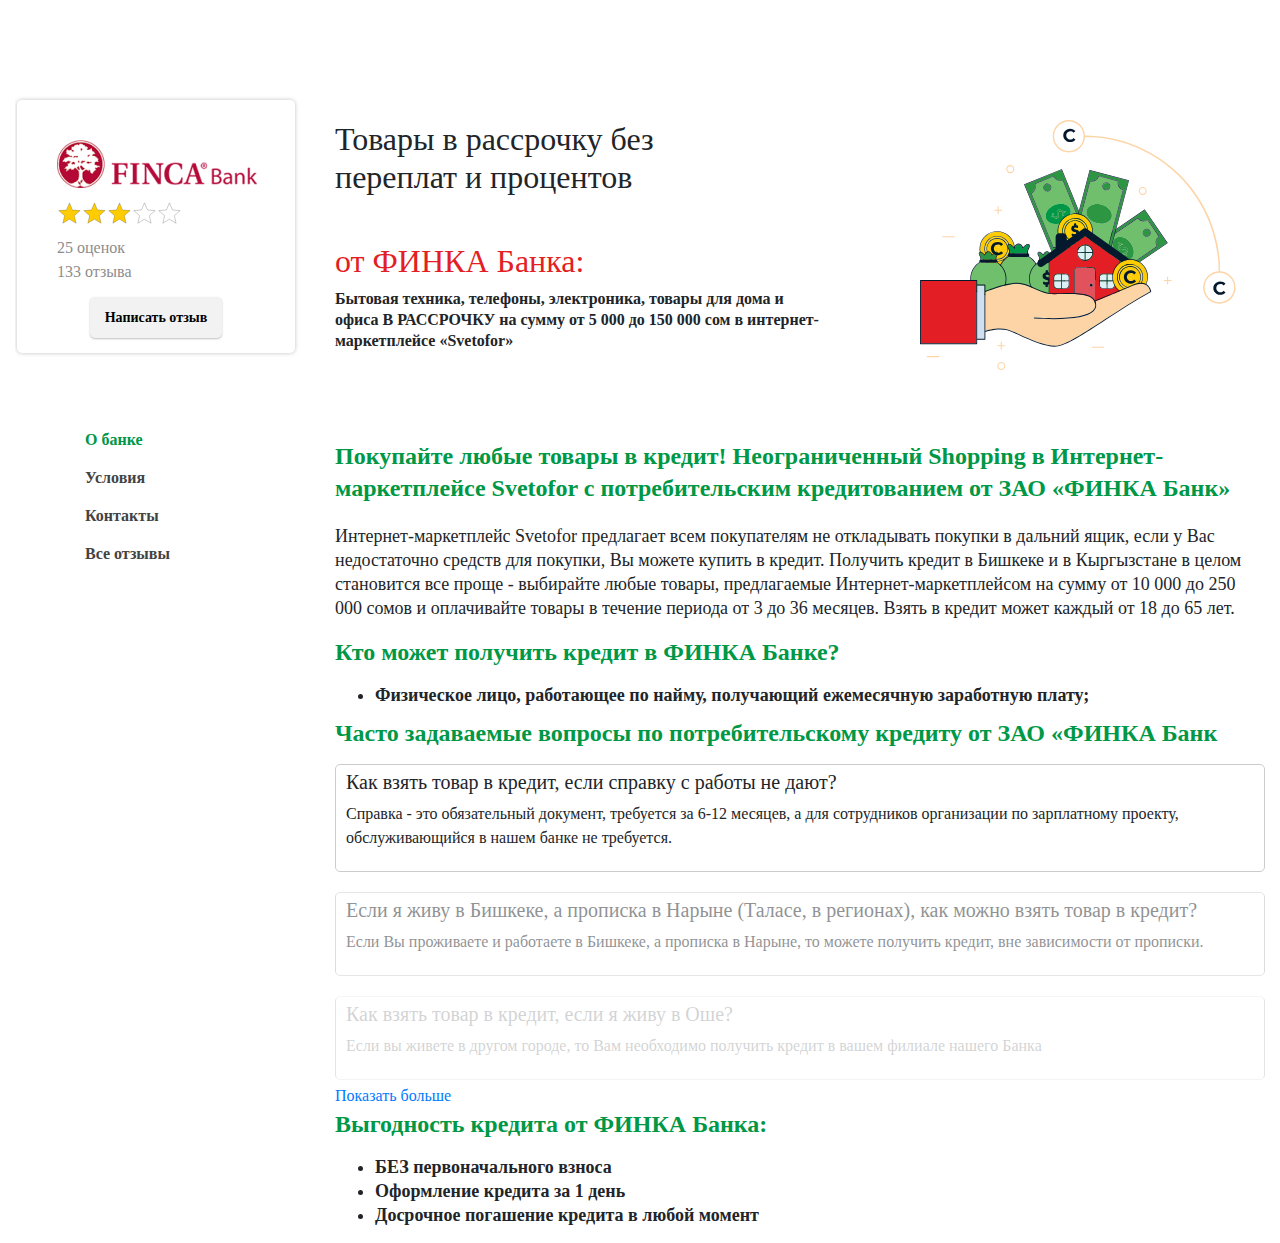
<file: finca.html>
<!DOCTYPE html>
<html lang="en">
  <head>
    <meta charset="UTF-8"/>
    <meta name="viewport" content="width=device-width, initial-scale=1.0"/>
    <meta http-equiv="X-UA-Compatible" content="ie=edge"/>
    <title>bank page</title>
    <link rel="stylesheet" href="https://stackpath.bootstrapcdn.com/bootstrap/4.4.1/css/bootstrap.min.css" integrity="sha384-Vkoo8x4CGsO3+Hhxv8T/Q5PaXtkKtu6ug5TOeNV6gBiFeWPGFN9MuhOf23Q9Ifjh" crossorigin="anonymous"/>
    <link rel="stylesheet" href="css/style.css"/>
  </head>
  <body>
    <div class="popup__full_cover">
      <div class="popup__comment">
        <h6 class="popup__title">Оцените сервис обслуживания</h6><a class="popup__close" href="#"></a>
        <form class="popup__form">
          <textarea class="popup__textarea" placeholder="Напишите ваш комментарий здесь"></textarea>
          <div class="form__bottom">
            <div class="block__rate">
              <h6 class="popup__title">Поставьте оценку банку</h6>
              <div class="rating__block">
                <input name="rating" value="5" id="rating__5" type="radio"/>
                <label class="label__rating" for="rating__5" title="Отлично"></label>
                <input name="rating" value="4" id="rating__4" type="radio"/>
                <label class="label__rating" for="rating__4" title="Хорошо"></label>
                <input name="rating" value="3" id="rating__3" type="radio"/>
                <label class="label__rating" for="rating__3" title="Нормально"></label>
                <input name="rating" value="2" id="rating__2" type="radio"/>
                <label class="label__rating" for="rating__2" title="Не очень"></label>
                <input name="rating" value="1" id="rating__1" type="radio"/>
                <label class="label__rating" for="rating__1" title="Плохо">         </label>
              </div>
            </div>
            <input class="popup__submit" type="submit"/>
          </div>
        </form>
      </div>
    </div>
    <div class="container-fluid">
      <div class="wrapper">
        <aside class="left__panel">
          <div class="bank__block">
            <div class="bank__logo"><img src="images/finca.png" alt="Finca Банк"/>
            </div>
            <div class="bank__rate">
              <ul class="rate__list">
                <li class="rate__item">
                  <svg class="rate__star rate__star_full" width="25" height="24" viewbox="0 0 25 24" fill="none" xmlns="http://www.w3.org/2000/svg">
                    <path d="M12.4629 18.7924L19.8259 23.2328L17.8779 14.8583L24.3772 9.22641L15.8096 8.49128L12.4629 0.595703L9.11617 8.49128L0.548584 9.22641L7.04785 14.8583L5.09984 23.2328L12.4629 18.7924Z" fill="white"></path>
                    <path d="M12.7211 18.3643L12.4629 18.2085L12.2047 18.3643L5.85493 22.1936L7.53485 14.9716L7.60316 14.6779L7.37529 14.4804L1.77024 9.62343L9.15891 8.98945L9.45899 8.9637L9.57652 8.68641L12.4629 1.8769L15.3493 8.68641L15.4668 8.9637L15.7669 8.98945L23.1555 9.62343L17.5505 14.4804L17.3226 14.6779L17.3909 14.9716L19.0708 22.1936L12.7211 18.3643Z" stroke="black" stroke-opacity="0.2"></path>
                  </svg>
                </li>
                <li class="rate__item">
                  <svg class="rate__star rate__star_full" width="25" height="24" viewbox="0 0 25 24" fill="none" xmlns="http://www.w3.org/2000/svg">
                    <path d="M12.4629 18.7924L19.8259 23.2328L17.8779 14.8583L24.3772 9.22641L15.8096 8.49128L12.4629 0.595703L9.11617 8.49128L0.548584 9.22641L7.04785 14.8583L5.09984 23.2328L12.4629 18.7924Z" fill="white"></path>
                    <path d="M12.7211 18.3643L12.4629 18.2085L12.2047 18.3643L5.85493 22.1936L7.53485 14.9716L7.60316 14.6779L7.37529 14.4804L1.77024 9.62343L9.15891 8.98945L9.45899 8.9637L9.57652 8.68641L12.4629 1.8769L15.3493 8.68641L15.4668 8.9637L15.7669 8.98945L23.1555 9.62343L17.5505 14.4804L17.3226 14.6779L17.3909 14.9716L19.0708 22.1936L12.7211 18.3643Z" stroke="black" stroke-opacity="0.2"></path>
                  </svg>
                </li>
                <li class="rate__item">
                  <svg class="rate__star rate__star_full" width="25" height="24" viewbox="0 0 25 24" fill="none" xmlns="http://www.w3.org/2000/svg">
                    <path d="M12.4629 18.7924L19.8259 23.2328L17.8779 14.8583L24.3772 9.22641L15.8096 8.49128L12.4629 0.595703L9.11617 8.49128L0.548584 9.22641L7.04785 14.8583L5.09984 23.2328L12.4629 18.7924Z" fill="white"></path>
                    <path d="M12.7211 18.3643L12.4629 18.2085L12.2047 18.3643L5.85493 22.1936L7.53485 14.9716L7.60316 14.6779L7.37529 14.4804L1.77024 9.62343L9.15891 8.98945L9.45899 8.9637L9.57652 8.68641L12.4629 1.8769L15.3493 8.68641L15.4668 8.9637L15.7669 8.98945L23.1555 9.62343L17.5505 14.4804L17.3226 14.6779L17.3909 14.9716L19.0708 22.1936L12.7211 18.3643Z" stroke="black" stroke-opacity="0.2"></path>
                  </svg>
                </li>
                <li class="rate__item">
                  <svg class="rate__star rate__star_empty" width="25" height="24" viewbox="0 0 25 24" fill="none" xmlns="http://www.w3.org/2000/svg">
                    <path d="M12.4629 18.7924L19.8259 23.2328L17.8779 14.8583L24.3772 9.22641L15.8096 8.49128L12.4629 0.595703L9.11617 8.49128L0.548584 9.22641L7.04785 14.8583L5.09984 23.2328L12.4629 18.7924Z" fill="white"></path>
                    <path d="M12.7211 18.3643L12.4629 18.2085L12.2047 18.3643L5.85493 22.1936L7.53485 14.9716L7.60316 14.6779L7.37529 14.4804L1.77024 9.62343L9.15891 8.98945L9.45899 8.9637L9.57652 8.68641L12.4629 1.8769L15.3493 8.68641L15.4668 8.9637L15.7669 8.98945L23.1555 9.62343L17.5505 14.4804L17.3226 14.6779L17.3909 14.9716L19.0708 22.1936L12.7211 18.3643Z" stroke="black" stroke-opacity="0.2"></path>
                  </svg>
                </li>
                <li class="rate__item">
                  <svg class="rate__star rate__star_empty" width="25" height="24" viewbox="0 0 25 24" fill="none" xmlns="http://www.w3.org/2000/svg">
                    <path d="M12.4629 18.7924L19.8259 23.2328L17.8779 14.8583L24.3772 9.22641L15.8096 8.49128L12.4629 0.595703L9.11617 8.49128L0.548584 9.22641L7.04785 14.8583L5.09984 23.2328L12.4629 18.7924Z" fill="white"></path>
                    <path d="M12.7211 18.3643L12.4629 18.2085L12.2047 18.3643L5.85493 22.1936L7.53485 14.9716L7.60316 14.6779L7.37529 14.4804L1.77024 9.62343L9.15891 8.98945L9.45899 8.9637L9.57652 8.68641L12.4629 1.8769L15.3493 8.68641L15.4668 8.9637L15.7669 8.98945L23.1555 9.62343L17.5505 14.4804L17.3226 14.6779L17.3909 14.9716L19.0708 22.1936L12.7211 18.3643Z" stroke="black" stroke-opacity="0.2"></path>
                  </svg>
                </li>
              </ul>
            </div>
            <div class="text__review assessment"><span>25 оценок</span></div>
            <div class="text__review review"><span>133 отзыва</span></div>
            <button class="review__button">Написать отзыв</button>
          </div>
          <div class="bank__options">
            <ul class="bank__list">
              <li class="bank__item active"><a class="bank__link" href="one">О банке</a></li>
              <li class="bank__item"><a class="bank__link" href="two">Условия</a></li>
              <li class="bank__item"><a class="bank__link" href="three">Контакты</a></li>
              <li class="bank__item"><a class="bank__link" href="four">Все отзывы</a></li>
            </ul>
          </div>
        </aside>
        <main class="main__content">
          <div class="content__header">
            <div class="header__text">       
              <h3 class="content__title content__title_first">Товары в рассрочку без переплат и процентов</h3>
              <h2 class="content__title content__title_red-bank">от ФИНКА Банка:</h2>
              <p>Бытовая техника, телефоны, электроника, товары для дома и офиса В РАССРОЧКУ на сумму от 5 000 до 150 000 сом в интернет-маркетплейсе «Svetofor»</p>
            </div>
            <div class="header__image"><img src="images/hand_money.svg" alt="alt"/></div>
          </div>
          <ul class="content__section">
            <li class="content__item content__item_one active">
              <div class="content__description">
                <div class="content__description">
                  <h6 class="content__title content__title_green">Покупайте любые товары в кредит! Неограниченный Shopping в Интернет-маркетплейсе Svetofor с потребительским кредитованием от ЗАО «ФИНКА Банк»</h6>
                  <div class="desc">
                    <p>Интернет-маркетплейс Svetofor предлагает всем покупателям не откладывать покупки в дальний ящик, если у Вас недостаточно средств для покупки, Вы можете купить в кредит. Получить кредит в Бишкеке и в Кыргызстане в целом становится все проще - выбирайте любые товары, предлагаемые Интернет-маркетплейсом на сумму от 10 000 до 250 000 сомов и оплачивайте товары в течение периода от 3 до 36 месяцев. Взять в кредит может каждый от 18 до 65 лет.</p>
                  </div>
                  <h6 class="content__title content__title_green">Кто может получить кредит в ФИНКА Банке?</h6>
                  <ul class="bank_page__list">
                    <li class="bank_page__items">Физическое лицо, работающее по найму, получающий ежемесячную заработную плату;</li>
                  </ul>
                  <h6 class="content__title content__title_green">Часто задаваемые вопросы по потребительскому кредиту от ЗАО «ФИНКА Банк</h6>
                  <div class="offen__question">
                    <ul class="question__list hidden">
                      <li class="question__item">
                        <h5 class="question__link">Как взять товар в кредит, если справку с работы не дают?</h5>
                        <div class="question__content">
                          <p>Справка - это обязательный документ, требуется за 6-12 месяцев, а для сотрудников организации по зарплатному проекту, обслуживающийся в нашем банке не требуется.</p>
                        </div>
                      </li>
                      <li class="question__item">
                        <h5 class="question__link">Если я живу в Бишкеке, а прописка в Нарыне (Таласе, в регионах), как можно взять товар в кредит?</h5>
                        <div class="question__content">
                          <p>Если Вы проживаете и работаете в Бишкеке, а прописка в Нарыне, то можете получить кредит, вне зависимости от прописки.</p>
                        </div>
                      </li>
                      <li class="question__item">
                        <h5 class="question__link">Как взять товар в кредит, если я живу в Оше?</h5>
                        <div class="question__content">
                          <p>Если вы живете в другом городе, то Вам необходимо получить кредит в вашем филиале нашего Банка</p>
                        </div>
                      </li>
                      <li class="question__item">
                        <h5 class="question__link">Если у меня доходом является ежемесячное пенсионное пособие, могу ли получить кредит?</h5>
                        <div class="question__content">
                          <p>Необходимо предоставить подтверждающие документы, в случае недостаточности пенсионного пособия, потребуется включить дополнительно доходы членов семьи, проживающих совместно с вами (дети, супруга).</p>
                        </div>
                      </li>
                      <li class="question__item">
                        <h5 class="question__link">Если у меня уже есть кредит, могу ли взять кредит у Вас?</h5>
                        <div class="question__content">
                          <p>Индивидуально рассмотрим каждую заявку, с учетом платежеспособности и кредитной истории.</p>
                        </div>
                      </li>
                      <li class="question__item">
                        <h5 class="question__link">Можно ли приобрести товар в кредит в других областях?</h5>
                        <div class="question__content">
                          <p>Филиалы банка расположены во всех областях и районах КР.</p>
                        </div>
                      </li>
                      <li class="question__item">
                        <h5 class="question__link">Можно ли приобрести несколько товаров в кредит?</h5>
                        <div class="question__content">
                          <p>Можно, если позволяют ваши доходы. Но сумма кредита не должен превышать 250 000сом.</p>
                        </div>
                      </li>
                      <li class="question__item">
                        <h5 class="question__link">Как можно взять товар в кредит, если я не работаю (студент)?</h5>
                        <div class="question__content">
                          <p>В случае отсутствия источников дохода, кредит не выдается. Но вы можете оформить на ваших родителей или родных, кто имеет постоянные доходы.</p>
                        </div>
                      </li>
                      <li class="question__item">
                        <h5 class="question__link">А справка с ЧП подойдет для получения товара в кредит?</h5>
                        <div class="question__content">
                          <p>К каждому клиенту индивидуальный подход.</p>
                        </div>
                      </li>
                    </ul><a class="question__show" href="#">Показать больше</a>
                  </div>
                  <h6 class="content__title content__title_green">Выгодность кредита от ФИНКА Банка:</h6>
                  <ul class="bank_page__list">
                    <li class="bank_page__items">БЕЗ первоначального взноса</li>
                    <li class="bank_page__items">Оформление кредита за 1 день</li>
                    <li class="bank_page__items">Досрочное погашение кредита в любой момент</li>
                  </ul>
                </div>
              </div>
            </li>
            <li class="content__item content__item_two">
              <div class="content__description">
                <h6 class="content__title content__title_green">Условия кредита от ФИНКА Банка:</h6>
                <ul class="bank_page__list">
                  <li class="bank_page__items">От 31% годовых*</li>
                  <li class="bank_page__items">Без Первоначального взноса</li>
                </ul>
                <h6 class="content__title content__title_green">Требования к заемщику от ФИНКА Банка:</h6>
                <ul class="bank_page__list">
                  <li class="bank_page__items">Возраст - 18-65 лет</li>
                  <li class="bank_page__items">Наличие постоянного подтверждаемого дохода</li>
                </ul>
                <h6 class="content__title content__title_green">Список необходимых документов для оформления кредита в ФИНКА Банке:</h6>
                <ul class="bank_page__list">
                  <li class="bank_page__items">Паспорт;</li>
                  <li class="bank_page__items">Необходимо предоставить документ, подтверждающий доходы (справка о з/п, справка о пенсии по возрасту, банковская выписка о доходах в виде ден.переводов – только в качстве дополнительного источника).</li>
                </ul>
                <table class="bank__table">
                  <thead>
                    <td class="green__data" colspan="2">Условия кредитования ФИНКА Банка</td>
                  </thead>
                  <tr>
                    <td class="green__data">Клиент</td>
                    <td>Физические лица со стабильными источниками доходов в виде зар. платы, пенсии, банковская выписка о доходах.</td>
                  </tr>
                  <tr>
                    <td class="green__data">Возраст Клиента</td>
                    <td>От 18 лет и старше</td>
                  </tr>
                  <tr>
                    <td class="green__data">Валюта кредита</td>
                    <td>Кыргызский сом</td>
                  </tr>
                  <tr>
                    <td class="green__data">Сумма кредита</td>
                    <td>От 10 000 до 250 000 сомов</td>
                  </tr>
                  <tr>
                    <td class="green__data">Срок кредита</td>
                    <td>до 18 месяцев</td>
                  </tr>
                  <tr>
                    <td class="green__data">Погашение кредита</td>
                    <td>Ежемесячно, аннуитетные платежи, которая включает основную сумму кредита и начисленные проценты</td>
                  </tr>
                  <tr>
                    <td class="green__data">Залоговое обеспечение</td>
                    <td>Приобретаемый в кредит товар</td>
                  </tr>
                  <tr>
                    <td class="green__data">Процентная ставка	</td>
                    <td>
                      <ul class="table__list">
                        <li>-31%* годовых</li>
                        <li>(Годовая % ставка и доп. сбор указаны без учета НсП)</li>
                      </ul>
                    </td>
                  </tr>
                  <tr>
                    <td class="green__data">Комиссия за предоставление кредита</td>
                    <td>Дополнительный сбор 2,3% (при получении кредита)</td>
                  </tr>
                  <tr>
                    <td class="green__data">Срок рассмотрения заявки кредита</td>
                    <td>В течение одного дня</td>
                  </tr>
                  <tr>
                    <td class="green__data">Первоначальный взнос</td>
                    <td>-Без первоначального взноса</td>
                  </tr>
                  <tr>
                    <td class="green__data">Обязательное условие</td>
                    <td>Приобретаемый в кредит товар</td>
                  </tr>
                  <tr>
                    <td class="green__data">Поручительство</td>
                    <td>Не требуется</td>
                  </tr>
                </table>
                <div class="desc">
                  <p>*Годовая % ставка и доп. сбор указаны без учета НсП. Дополнительный сбор 2,3% (при получении кредита).       </p>
                </div>
                <h6 class="content__title content__title_green">3 шага для получения товара в кредит в ФИНКА Банке с онлайн-заявкой:</h6>
                <ol class="ordered_light__list">
                  <li class="ordered_light__item">Выбрать товар на сайте svetofor.info и нажать на кнопку «Купить в кредит», выбрать ЗАО «ФИНКА Банк», заполнить и отправить онлайн-заявку</li>
                  <li class="ordered_light__item">В случае получения положительного предварительного ответа от Банка, менеджер по продажам магазина Svetofor высылает Вам счет на оплату и Вы с документами отправляетесь в ЗАО «ФИНКА Банк»</li>
                  <li class="ordered_light__item">Подписать договора в филиале ЗАО «ФИНКА Банк»</li>
                </ol>
                <div class="desc">
                  <p>Получить в Банке чек об оплате и забрать свою покупку в магазине или заказать товар на доставку в любое удобное для Вас время и место по телефонам (312) 97-69-97; (555) 93-88-33; (773) 93-88-33; (700) 93-88-33.</p>
                </div>
                <h6 class="content__title content__title_green">Шаги для получения товара в кредит в ФИНКА Банке без онлайн заявки:</h6>
                <ol class="ordered_light__list">
                  <li class="ordered_light__item">Выбрать товар в пункте выдачи заказов Svetofor по адресу: ТЦ Берен Голд 3 этаж, офис 303, 301 (Режим работы: 09.00-19.00 без перерыва) и получить счет на оплату у Консультанта</li>
                  <li class="ordered_light__item">Принести в Банк все необходимые документы и дождаться рассмотрение заявки Банком</li>
                  <li class="ordered_light__item">В случае положительного решения кредитного комитета, обратиться в пункт выдачи заказов за товаром</li>
                  <li class="ordered_light__item">Оформить электронную заявку на потребительский кредит можно прямо на сайте svetofor.info на странице товара</li>
                </ol>
                <div class="desc">
                  <p>*В зависимости от индивидуального случая и Вашей кредитной истории, банк может запрашивать дополнительные документы, такие как:
                    <ul class="bank_page__list">
                      <li class="bank_page__item_light">Свидетельство о браке</li>
                      <li class="bank_page__item_light">Свидетельство о рождении детей</li>
                    </ul>
                  </p>
                </div>
              </div>
            </li>
            <li class="content__item content__item_three">
              <div class="content__description">
                <h6 class="content__title content__title_green">По вопросам, связанным с потребительским кредитованием обращайтесь:</h6>
                <ul class="bank_page__list">
                  <li class="bank_page__item_light">Call-центр интернет-маркетплейса Svetofor: (312) 97-69-97; (555) 93-88-33; (773) 93-88-33; (700) 93-88-33</li>
                  <li class="bank_page__item_light">Call-центр Банка: 0 (312) 68 00 00, Whats App 0770 551100 или по телефону: +996 706 992-082 Акылай: 4400 колл-центр</li>
                </ul><a href="https://www.fincabank.kg/en/branch-locations" target="_blank">Адреса всех филиалов FINCA Bank</a>
              </div>
            </li>
            <li class="content__item content__item_four">
              <ul class="comment_block__list">
                <li class="comment_block__item">
                  <h4 class="comment__title">Вячеслав</h4>
                  <div class="comment__text">
                    <p>Хороший магазин</p>
                  </div>
                  <ul class="comment_rate__list">
                    <li class="comment_rate__item comment_rate__item_full"></li>
                    <li class="comment_rate__item comment_rate__item_full"></li>
                    <li class="comment_rate__item comment_rate__item_full"></li>
                    <li class="comment_rate__item comment_rate__item_empty"></li>
                    <li class="comment_rate__item comment_rate__item_empty"></li>
                  </ul><span class="comment__date">1 апреля 1997</span>
                </li>
                <li class="comment_block__item">
                  <h4 class="comment__title">Вячеслав Иванович</h4>
                  <div class="comment__text">
                    <p>Быстро одобрили рассрочку, отличный персонал</p>
                  </div>
                  <ul class="comment_rate__list">
                    <li class="comment_rate__item comment_rate__item_full"></li>
                    <li class="comment_rate__item comment_rate__item_full"></li>
                    <li class="comment_rate__item comment_rate__item_empty"></li>
                    <li class="comment_rate__item comment_rate__item_empty"></li>
                    <li class="comment_rate__item comment_rate__item_empty"></li>
                  </ul><span class="comment__date">2 апреля 1997</span>
                </li>
                <li class="comment_block__item">
                  <h4 class="comment__title">Антон Сергеевич</h4>
                  <div class="comment__text">
                    <p>В нашем ассортименте более 500 продуктов. С 1919 года мы не отступаем от своих обещаний и дарим Вам здоровье и прекрасное самочувствие.</p>
                  </div>
                  <ul class="comment_rate__list">
                    <li class="comment_rate__item comment_rate__item_full"></li>
                    <li class="comment_rate__item comment_rate__item_full"></li>
                    <li class="comment_rate__item comment_rate__item_full"></li>
                    <li class="comment_rate__item comment_rate__item_full"></li>
                    <li class="comment_rate__item comment_rate__item_empty"></li>
                  </ul><span class="comment__date">3 апреля 1997</span>
                </li>
              </ul>
            </li>
          </ul>
        </main>
      </div>
    </div>
    <script src="https://code.jquery.com/jquery-3.4.1.min.js" integrity="sha256-CSXorXvZcTkaix6Yvo6HppcZGetbYMGWSFlBw8HfCJo=" crossorigin="anonymous"></script>
    <script src="scripts.js"></script>
  </body>
</html>
</file>
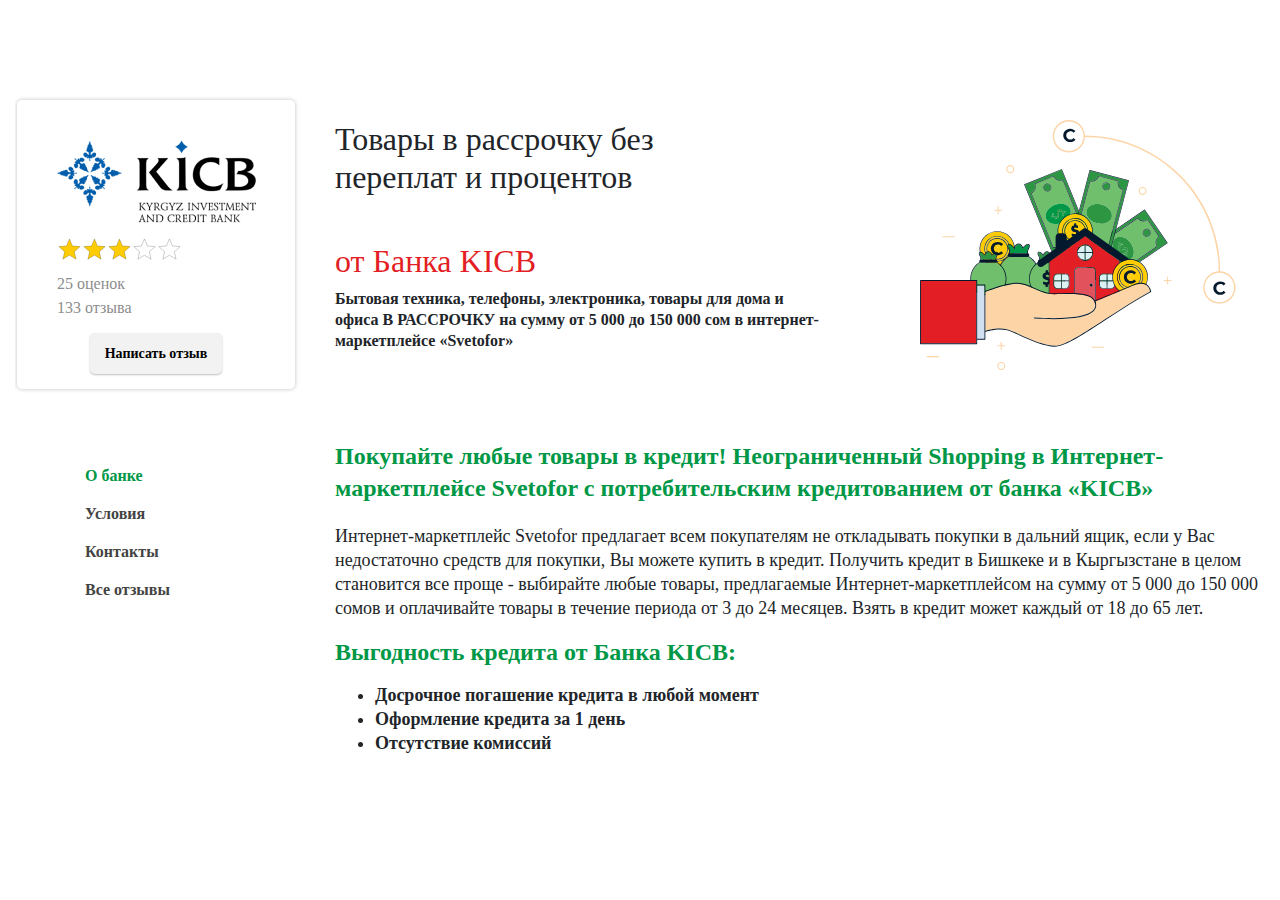
<file: kicb.html>
<!DOCTYPE html>
<html lang="en">
  <head>
    <meta charset="UTF-8"/>
    <meta name="viewport" content="width=device-width, initial-scale=1.0"/>
    <meta http-equiv="X-UA-Compatible" content="ie=edge"/>
    <title>bank page</title>
    <link rel="stylesheet" href="https://stackpath.bootstrapcdn.com/bootstrap/4.4.1/css/bootstrap.min.css" integrity="sha384-Vkoo8x4CGsO3+Hhxv8T/Q5PaXtkKtu6ug5TOeNV6gBiFeWPGFN9MuhOf23Q9Ifjh" crossorigin="anonymous"/>
    <link rel="stylesheet" href="css/style.css"/>
  </head>
  <body>
    <div class="popup__full_cover">
      <div class="popup__comment">
        <h6 class="popup__title">Оцените сервис обслуживания</h6><a class="popup__close" href="#"></a>
        <form class="popup__form">
          <textarea class="popup__textarea" placeholder="Напишите ваш комментарий здесь"></textarea>
          <div class="form__bottom">
            <div class="block__rate">
              <h6 class="popup__title">Поставьте оценку банку</h6>
              <div class="rating__block">
                <input name="rating" value="5" id="rating__5" type="radio"/>
                <label class="label__rating" for="rating__5" title="Отлично"></label>
                <input name="rating" value="4" id="rating__4" type="radio"/>
                <label class="label__rating" for="rating__4" title="Хорошо"></label>
                <input name="rating" value="3" id="rating__3" type="radio"/>
                <label class="label__rating" for="rating__3" title="Нормально"></label>
                <input name="rating" value="2" id="rating__2" type="radio"/>
                <label class="label__rating" for="rating__2" title="Не очень"></label>
                <input name="rating" value="1" id="rating__1" type="radio"/>
                <label class="label__rating" for="rating__1" title="Плохо">         </label>
              </div>
            </div>
            <input class="popup__submit" type="submit"/>
          </div>
        </form>
      </div>
    </div>
    <div class="container-fluid">
      <div class="wrapper">
        <aside class="left__panel">
          <div class="bank__block">
            <div class="bank__logo"><img src="images/kicb.png" alt="Банк KICB"/>
            </div>
            <div class="bank__rate">
              <ul class="rate__list">
                <li class="rate__item">
                  <svg class="rate__star rate__star_full" width="25" height="24" viewbox="0 0 25 24" fill="none" xmlns="http://www.w3.org/2000/svg">
                    <path d="M12.4629 18.7924L19.8259 23.2328L17.8779 14.8583L24.3772 9.22641L15.8096 8.49128L12.4629 0.595703L9.11617 8.49128L0.548584 9.22641L7.04785 14.8583L5.09984 23.2328L12.4629 18.7924Z" fill="white"></path>
                    <path d="M12.7211 18.3643L12.4629 18.2085L12.2047 18.3643L5.85493 22.1936L7.53485 14.9716L7.60316 14.6779L7.37529 14.4804L1.77024 9.62343L9.15891 8.98945L9.45899 8.9637L9.57652 8.68641L12.4629 1.8769L15.3493 8.68641L15.4668 8.9637L15.7669 8.98945L23.1555 9.62343L17.5505 14.4804L17.3226 14.6779L17.3909 14.9716L19.0708 22.1936L12.7211 18.3643Z" stroke="black" stroke-opacity="0.2"></path>
                  </svg>
                </li>
                <li class="rate__item">
                  <svg class="rate__star rate__star_full" width="25" height="24" viewbox="0 0 25 24" fill="none" xmlns="http://www.w3.org/2000/svg">
                    <path d="M12.4629 18.7924L19.8259 23.2328L17.8779 14.8583L24.3772 9.22641L15.8096 8.49128L12.4629 0.595703L9.11617 8.49128L0.548584 9.22641L7.04785 14.8583L5.09984 23.2328L12.4629 18.7924Z" fill="white"></path>
                    <path d="M12.7211 18.3643L12.4629 18.2085L12.2047 18.3643L5.85493 22.1936L7.53485 14.9716L7.60316 14.6779L7.37529 14.4804L1.77024 9.62343L9.15891 8.98945L9.45899 8.9637L9.57652 8.68641L12.4629 1.8769L15.3493 8.68641L15.4668 8.9637L15.7669 8.98945L23.1555 9.62343L17.5505 14.4804L17.3226 14.6779L17.3909 14.9716L19.0708 22.1936L12.7211 18.3643Z" stroke="black" stroke-opacity="0.2"></path>
                  </svg>
                </li>
                <li class="rate__item">
                  <svg class="rate__star rate__star_full" width="25" height="24" viewbox="0 0 25 24" fill="none" xmlns="http://www.w3.org/2000/svg">
                    <path d="M12.4629 18.7924L19.8259 23.2328L17.8779 14.8583L24.3772 9.22641L15.8096 8.49128L12.4629 0.595703L9.11617 8.49128L0.548584 9.22641L7.04785 14.8583L5.09984 23.2328L12.4629 18.7924Z" fill="white"></path>
                    <path d="M12.7211 18.3643L12.4629 18.2085L12.2047 18.3643L5.85493 22.1936L7.53485 14.9716L7.60316 14.6779L7.37529 14.4804L1.77024 9.62343L9.15891 8.98945L9.45899 8.9637L9.57652 8.68641L12.4629 1.8769L15.3493 8.68641L15.4668 8.9637L15.7669 8.98945L23.1555 9.62343L17.5505 14.4804L17.3226 14.6779L17.3909 14.9716L19.0708 22.1936L12.7211 18.3643Z" stroke="black" stroke-opacity="0.2"></path>
                  </svg>
                </li>
                <li class="rate__item">
                  <svg class="rate__star rate__star_empty" width="25" height="24" viewbox="0 0 25 24" fill="none" xmlns="http://www.w3.org/2000/svg">
                    <path d="M12.4629 18.7924L19.8259 23.2328L17.8779 14.8583L24.3772 9.22641L15.8096 8.49128L12.4629 0.595703L9.11617 8.49128L0.548584 9.22641L7.04785 14.8583L5.09984 23.2328L12.4629 18.7924Z" fill="white"></path>
                    <path d="M12.7211 18.3643L12.4629 18.2085L12.2047 18.3643L5.85493 22.1936L7.53485 14.9716L7.60316 14.6779L7.37529 14.4804L1.77024 9.62343L9.15891 8.98945L9.45899 8.9637L9.57652 8.68641L12.4629 1.8769L15.3493 8.68641L15.4668 8.9637L15.7669 8.98945L23.1555 9.62343L17.5505 14.4804L17.3226 14.6779L17.3909 14.9716L19.0708 22.1936L12.7211 18.3643Z" stroke="black" stroke-opacity="0.2"></path>
                  </svg>
                </li>
                <li class="rate__item">
                  <svg class="rate__star rate__star_empty" width="25" height="24" viewbox="0 0 25 24" fill="none" xmlns="http://www.w3.org/2000/svg">
                    <path d="M12.4629 18.7924L19.8259 23.2328L17.8779 14.8583L24.3772 9.22641L15.8096 8.49128L12.4629 0.595703L9.11617 8.49128L0.548584 9.22641L7.04785 14.8583L5.09984 23.2328L12.4629 18.7924Z" fill="white"></path>
                    <path d="M12.7211 18.3643L12.4629 18.2085L12.2047 18.3643L5.85493 22.1936L7.53485 14.9716L7.60316 14.6779L7.37529 14.4804L1.77024 9.62343L9.15891 8.98945L9.45899 8.9637L9.57652 8.68641L12.4629 1.8769L15.3493 8.68641L15.4668 8.9637L15.7669 8.98945L23.1555 9.62343L17.5505 14.4804L17.3226 14.6779L17.3909 14.9716L19.0708 22.1936L12.7211 18.3643Z" stroke="black" stroke-opacity="0.2"></path>
                  </svg>
                </li>
              </ul>
            </div>
            <div class="text__review assessment"><span>25 оценок</span></div>
            <div class="text__review review"><span>133 отзыва</span></div>
            <button class="review__button">Написать отзыв</button>
          </div>
          <div class="bank__options">
            <ul class="bank__list">
              <li class="bank__item active"><a class="bank__link" href="one">О банке</a></li>
              <li class="bank__item"><a class="bank__link" href="two">Условия</a></li>
              <li class="bank__item"><a class="bank__link" href="three">Контакты</a></li>
              <li class="bank__item"><a class="bank__link" href="four">Все отзывы</a></li>
            </ul>
          </div>
        </aside>
        <main class="main__content">
          <div class="content__header">
            <div class="header__text">       
              <h3 class="content__title content__title_first">Товары в рассрочку без переплат и процентов</h3>
              <h2 class="content__title content__title_red-bank">от Банка KICB</h2>
              <p>Бытовая техника, телефоны, электроника, товары для дома и офиса В РАССРОЧКУ на сумму от 5 000 до 150 000 сом в интернет-маркетплейсе «Svetofor»</p>
            </div>
            <div class="header__image"><img src="images/hand_money.svg" alt="alt"/></div>
          </div>
          <ul class="content__section">
            <li class="content__item content__item_one active">
              <div class="content__description">
                <div class="content__description">
                  <h6 class="content__title content__title_green">Покупайте любые товары в кредит! Неограниченный Shopping в Интернет-маркетплейсе Svetofor с потребительским кредитованием от банка «KICB»</h6>
                  <div class="desc">
                    <p>Интернет-маркетплейс Svetofor предлагает всем покупателям не откладывать покупки в дальний ящик, если у Вас недостаточно средств для покупки, Вы можете купить в кредит. Получить кредит в Бишкеке и в Кыргызстане в целом становится все проще - выбирайте любые товары, предлагаемые Интернет-маркетплейсом на сумму от 5 000 до 150 000 сомов и оплачивайте товары в течение периода от 3 до 24 месяцев. Взять в кредит может каждый от 18 до 65 лет.</p>
                  </div>
                </div>
                <h6 class="content__title content__title_green">Выгодность кредита от Банка KICB:</h6>
                <ul class="bank_page__list">
                  <li class="bank_page__items">Досрочное погашение кредита в любой момент</li>
                  <li class="bank_page__items">Оформление кредита за 1 день</li>
                  <li class="bank_page__items">Отсутствие комиссий</li>
                </ul>
              </div>
            </li>
            <li class="content__item content__item_two">
              <div class="content__description">
                <h6 class="content__title content__title_green">Условия кредита от Банка KICB:</h6>
                <ul class="bank_page__list">
                  <li class="bank_page__items">28% годовых сомы КР / 25% годовых доллары США</li>
                  <li class="bank_page__items">Первоначальный взнос 30% от стоимости товара</li>
                  <li class="bank_page__items">Возраст заемщика: от 18 до 65 лет </li>
                  <li class="bank_page__items">Срок кредитования: от 3 до 24 месяцев</li>
                  <li class="bank_page__items">Сумма финансирования от 5 000 до 150 000 сомов</li>
                  <li class="bank_page__items">Срок рассмотрения заявки – в течение одного дня!</li>
                </ul>
                <table class="bank__table m-top">
                  <thead>
                    <td class="green__data">Сумма финансирования</td>
                    <td class="green__data">Поручитель</td>
                  </thead>
                  <tr>
                    <td>до 50 000 сом</td>
                    <td>нет</td>
                  </tr>
                  <tr>
                    <td>от 50 001 сом до 100 000 сом</td>
                    <td>один поручитель</td>
                  </tr>
                  <tr>
                    <td>от 100 001 сом</td>
                    <td>два поручителя</td>
                  </tr>
                </table>
                <ul class="list">
                  <li class="bank_page__item_light">*Эффективная % ставка для кредитов в сомах КР-33.84 %, для кредитов в долларах США - 32.50 %</li>
                  <li class="bank_page__item_light">**Можно получить кредит без согласия супруга/супруги</li>
                </ul>
                <h6 class="content__title content__title_green">Информация для регистрации заявления на продукт «Товар в кредит» от Банка KICB:</h6>
                <ol class="ordered_light__list">
                  <li class="ordered_light__item">ФИО заявителя</li>
                  <li class="ordered_light__item">Дата рождения</li>
                  <li class="ordered_light__item">Паспортные данные (серия, номер, кем и когда выдан)</li>
                  <li class="ordered_light__item">Контактные телефоны</li>
                  <li class="ordered_light__item">Адрес прописки</li>
                  <li class="ordered_light__item">Адрес фактического места проживания</li>
                  <li class="ordered_light__item">Вид деятельности заявителя</li>
                  <li class="ordered_light__item">Размер ежемесячного чистого дохода (з/п или прибыль по бизнесу)</li>
                  <li class="ordered_light__item">Адрес места работы</li>
                  <li class="ordered_light__item">ФИО супруга/супруги/поручителей</li>
                </ol>
                <h6 class="content__title content__title_green">Документы необходимые для написания заявления для кредита от Банка KICB:</h6>
                <ol class="ordered_light__list">
                  <li class="ordered_light__item">Паспорт заемщика</li>
                  <li class="ordered_light__item">Паспорт супруги/поручителей (по кредитам свыше 50 000 сом)/свидетельство о браке</li>
                  <li class="ordered_light__item">Справка о з/п заемщика за последние 12 мес./ Патент/ Свидетельство о регистрации ЧП/ Прочие документы подтверждающие доход</li>
                  <li class="ordered_light__item">Справка из Соц. Фонда (по требованию банка)</li>
                  <li class="ordered_light__item">Документы подтверждающие доходы поручителей (по кредитам свыше 50 000 сом)</li>
                  <li class="ordered_light__item">Справка с места жительства</li>
                </ol>
                <h6 class="content__title content__title_green">Шаги для получения товара в кредит от Банка KICB:</h6>
                <ol class="ordered_light__list">
                  <li class="ordered_light__item">Собрать все необходимые документы</li>
                  <li class="ordered_light__item">Обратиться в пункт выдачи заказов интернет-маркетплейса Svetofor по адресу: ТЦ Берен Голд 3 этаж, офис 303, 301 (Режим работы: 09.00-19.00 без перерыва) и получить чек на оплату</li>
                  <li class="ordered_light__item">С полученным чеком и документами обратиться в филиал KICB по адресу ул. .г. Бишкек, ул. Абдрахманова, 137, Филиал «Советская» (Режим работы: 09.00-18.00, перерыв с 12:00 до 13:00)</li>
                  <li class="ordered_light__item">Подать заявление на получение кредита и дождаться ответа от Банка о решении предоставления Вам кредита (обычно это занимает от 30 минут до 2 часов)</li>
                  <li class="ordered_light__item">Подписать требуемые договора и документы на открытие счета.</li>
                  <li class="ordered_light__item">Внести первоначальный взнос за приобретаемую технику в кассу банка</li>
                  <li class="ordered_light__item">Получить в банке чек об оплате и забрать свою покупку в магазине.</li>
                  <div class="desc"></div>
                  <p>**В зависимости от индивидуального случая и Вашей кредитной истории, банк может запрашивать дополнительные документы, такие как:</p>
                  <ul class="bank_page__list">
                    <li class="bank_page__item_light">Свидетельство о браке</li>
                    <li class="bank_page__item_light">Свидетельство о рождении детей</li>
                  </ul>
                  <div class="desc">
                    <p>Для клиентов банка KICB есть так же возможность получить товар в кредит на более выгодных условиях по продукту «Пять – зарплат»:</p>
                  </div>
                  <h6 class="content__title content__title_green">Краткая информация по продукту «Пять – зарплат»:</h6>
                  <ul class="bank_page__list">
                    <li class="bank_page__items">Кредит выдается клиентам, которые обслуживаются по зарплатному проекту в KICB.</li>
                    <li class="bank_page__items">Кредит выдается под поручительство 2х коллег, которые также обслуживаются по зарплатному проекту.</li>
                    <li class="bank_page__items">Кредит выдается под 24% годовых, до 24 месяцев в размере до 5ти средне ежемесячных окладов за последние 12 месяцев без залогового обеспечения.</li>
                    <li class="bank_page__items">Условия погашения - ежемесячно аннуитетными платежами. По данному кредиту согласие супруг(а) присутствует.</li>
                  </ul>
                  <h6 class="content__title content__title_green">Краткая информация по продукту «Персональный»:</h6>
                  <ul class="bank_page__list">
                    <li class="bank_page__items">выдается клиентам, которые обслуживаются по зарплатному проекту в KICB по процентной ставке 20% годовых, клиентам, которые не обслуживаются по зарплатному проекту по процентной ставке 24% годовых.</li>
                    <li class="bank_page__items">Кредит выдается под поручителсьво 1го человека проживающего вне семьи. По данному кредиту согласие супруг(а) присутствует.</li>
                    <li class="bank_page__items">Кредит выдается под залоговое обеспечение, в сумме до 135 000 сом – под движимое залоговое обеспечение и в сумме более 135 000 сом – под залог недвижимости.</li>
                    <li class="bank_page__items">Условия погашения кредита – ежемесячно аннуитетными платежами.</li>
                  </ul>
                  <div class="desc">
                    <p>Более подробную информацию Вы можете получить у специалистов банка.</p>
                  </div>
                </ol>
              </div>
            </li>
            <li class="content__item content__item_three">
              <div class="content__description">
                <h6 class="content__title content__title_green">По всем вопросам Вы можете обратиться по телефонам:</h6>
                <ul class="bank_page__list">
                  <li class="bank_page__items">Call-центр интернет-маркетплейса «Svetofor»: (312) 97-69-97; (555) 93-88-33; (773) 93-88-33; (700) 93-88-33</li>
                  <li class="bank_page__items">Номера телефонов филиала «Советская» Банка «KICB»: (312) 68 11 06, (312) 68 11 07, (312) 68 11 04.</li>
                </ul>
                <ul class="bank_page__list bank_page__list_contacts">
                  <li class="bank_page__item_light">
                    <h6>Адрес Банка «KICB»:<span class="text__light"> г. Бишкек, ул. Абдрахманова, 137, Филиал «Советская»</span></h6>
                  </li>
                  <li class="bank_page__item_light">
                    <h6>Время работы кредитного отдела:<span class="text__light"> с 09:00 до 18:00 чч.дня. Перерыв с 12:00 до 13:00 чч.дня.</span></h6>
                  </li>
                </ul><a href="https://kicb.net/welcome/branch_network/brabch_and_subbranch_ru" target="_blank">Адреса всех филиалов Банка "KICB"</a>
              </div>
            </li>
            <li class="content__item content__item_four">
              <ul class="comment_block__list">
                <li class="comment_block__item">
                  <h4 class="comment__title">Вячеслав</h4>
                  <div class="comment__text">
                    <p>Хороший магазин</p>
                  </div>
                  <ul class="comment_rate__list">
                    <li class="comment_rate__item comment_rate__item_full"></li>
                    <li class="comment_rate__item comment_rate__item_full"></li>
                    <li class="comment_rate__item comment_rate__item_full"></li>
                    <li class="comment_rate__item comment_rate__item_empty"></li>
                    <li class="comment_rate__item comment_rate__item_empty"></li>
                  </ul><span class="comment__date">1 апреля 1997</span>
                </li>
                <li class="comment_block__item">
                  <h4 class="comment__title">Вячеслав Иванович</h4>
                  <div class="comment__text">
                    <p>Быстро одобрили рассрочку, отличный персонал</p>
                  </div>
                  <ul class="comment_rate__list">
                    <li class="comment_rate__item comment_rate__item_full"></li>
                    <li class="comment_rate__item comment_rate__item_full"></li>
                    <li class="comment_rate__item comment_rate__item_empty"></li>
                    <li class="comment_rate__item comment_rate__item_empty"></li>
                    <li class="comment_rate__item comment_rate__item_empty"></li>
                  </ul><span class="comment__date">2 апреля 1997</span>
                </li>
                <li class="comment_block__item">
                  <h4 class="comment__title">Антон Сергеевич</h4>
                  <div class="comment__text">
                    <p>В нашем ассортименте более 500 продуктов. С 1919 года мы не отступаем от своих обещаний и дарим Вам здоровье и прекрасное самочувствие.</p>
                  </div>
                  <ul class="comment_rate__list">
                    <li class="comment_rate__item comment_rate__item_full"></li>
                    <li class="comment_rate__item comment_rate__item_full"></li>
                    <li class="comment_rate__item comment_rate__item_full"></li>
                    <li class="comment_rate__item comment_rate__item_full"></li>
                    <li class="comment_rate__item comment_rate__item_empty"></li>
                  </ul><span class="comment__date">3 апреля 1997</span>
                </li>
              </ul>
            </li>
          </ul>
        </main>
      </div>
    </div>
    <script src="https://code.jquery.com/jquery-3.4.1.min.js" integrity="sha256-CSXorXvZcTkaix6Yvo6HppcZGetbYMGWSFlBw8HfCJo=" crossorigin="anonymous"></script>
    <script src="scripts.js"></script>
  </body>
</html>
</file>
<file: css/style.css>
html, body {
  width: 100%;
  height: 100%; }

.list, .bank__list, .clear__list, .comment_block__list, .comment_rate__list, .table__list, .question__list {
  list-style: none;
  margin: 0;
  padding: 0; }

.bank__page {
  position: relative; }

.wrapper {
  display: -webkit-box;
  display: -webkit-flex;
  display: -ms-flexbox;
  display: flex;
  min-height: 100%;
  overflow: hidden;
  padding-top: 100px;
  font-family: 'Segoe UI';
  -webkit-transition: all .5s;
  -o-transition: all .5s;
  transition: all .5s; }

.blur {
  -webkit-filter: blur(2px);
          filter: blur(2px); }

.bank__block {
  width: 278px;
  margin-left: 2px;
  -webkit-box-shadow: 0px 0px 4px rgba(0, 0, 0, 0.25);
          box-shadow: 0px 0px 4px rgba(0, 0, 0, 0.25);
  border-radius: 5px;
  padding: 40px 40px 15px 40px; }

.rate__list {
  list-style: none;
  margin: 11px 0;
  padding: 0;
  display: -webkit-box;
  display: -webkit-flex;
  display: -ms-flexbox;
  display: flex;
  -webkit-box-align: center;
  -webkit-align-items: center;
      -ms-flex-align: center;
          align-items: center; }

.bank__link {
  color: #434343;
  font-weight: 600;
  padding: 5px 10px;
  border-radius: 5px; }

.rate__star_full {
  fill: #FECC00; }

.text__review {
  color: #8D8D8D; }

.review__button {
  padding: 10px 15px;
  border-radius: 5px;
  background: #F2F2F2;
  outline: none;
  border: none;
  -webkit-box-shadow: 0px 1px 2px rgba(0, 0, 0, 0.25);
          box-shadow: 0px 1px 2px rgba(0, 0, 0, 0.25);
  display: block;
  margin: 13px auto 0;
  font-size: 14px;
  font-weight: 600;
  -webkit-transition: all .5s;
  -o-transition: all .5s;
  transition: all .5s; }
  .review__button:hover {
    -webkit-box-shadow: inset 0 1px 1px rgba(0, 0, 0, 0.5);
            box-shadow: inset 0 1px 1px rgba(0, 0, 0, 0.5); }

.bank__options {
  margin-top: 75px;
  margin-left: 60px; }

.bank__item {
  margin-top: 14px; }

.bank__item.active .bank__link {
  color: #009846; }

.main__content {
  margin-left: 40px;
  width: 100%;
  max-width: 1000px;
  margin-top: 20px; }

.content__title_first {
  font-size: 32px;
  max-width: 400px;
  margin-bottom: 45px; }

.content__header {
  display: -webkit-box;
  display: -webkit-flex;
  display: -ms-flexbox;
  display: flex; }
  .content__header p {
    max-width: 485px;
    font-weight: 600;
    line-height: 21px; }

.header__image {
  margin-left: 100px; }

.content__section {
  list-style: none;
  padding: 0;
  margin-top: 70px; }

.content__title_red {
  color: #E31E24;
  font-size: 18px;
  font-weight: 600;
  width: 100%;
  max-width: none; }

.content__title_red-bank {
  font-size: 32px;
  color: #E31E24; }

.content__title_green {
  color: #009846;
  font-weight: 600;
  font-size: 24px;
  line-height: 32px;
  max-width: 1000px;
  margin-bottom: 15px; }

.desc p {
  line-height: 24px;
  font-size: 18px;
  margin-top: 20px; }

.bank_page__list {
  list-style: disc;
  font-weight: 600;
  font-size: 18px;
  line-height: 24px;
  margin-bottom: 10px; }

.ordered_bank__list {
  font-weight: 600;
  font-size: 18px;
  line-height: 24px; }

.bank_page__item_light {
  font-weight: 400;
  margin: 10px 0; }

.content__title_second {
  font-size: 24px;
  line-height: 32px;
  color: #333333;
  margin-bottom: 30px; }

.section__titles, .section__content, .second__section {
  display: -webkit-box;
  display: -webkit-flex;
  display: -ms-flexbox;
  display: flex;
  -webkit-box-pack: justify;
  -webkit-justify-content: space-between;
      -ms-flex-pack: justify;
          justify-content: space-between; }

.content__block_right {
  -webkit-box-flex: 2;
  -webkit-flex-grow: 2;
      -ms-flex-positive: 2;
          flex-grow: 2; }

.content__data {
  border: 2px solid #E4E4E4;
  -webkit-box-sizing: border-box;
          box-sizing: border-box;
  border-radius: 5px;
  width: 370px;
  margin-right: 20px;
  margin-bottom: 10px;
  padding-left: 10px;
  padding-top: 10px;
  min-height: 70px; }
  .content__data_right {
    width: 100%; }

.second__section .content__data {
  min-height: 195px;
  padding-bottom: 10px; }

.second__list, .third__list {
  list-style: none;
  margin-bottom: 15px;
  padding: 0 10px; }

.content__title_fourth {
  margin: 30px 0;
  color: #333333;
  font-size: 24px; }

.content__title_small {
  margin-left: 20px; }

.clear__list {
  font-weight: 600;
  font-size: 18px; }

.clear__item {
  margin: 10px; }
  .clear__item:first-child {
    margin-top: 0; }

.ordered_light__list {
  font-weight: 400;
  margin: 10px;
  font-size: 18px; }

.desc__contacts p {
  font-weight: 400;
  font-size: 16px; }

.comment_block__item {
  margin: 20px 0;
  border: 1px solid #ccc;
  padding: 10px;
  border-radius: 5px; }

.comment__date {
  color: #999999;
  font-size: 14px;
  display: block;
  text-align: right; }

.comment_rate__list {
  display: -webkit-box;
  display: -webkit-flex;
  display: -ms-flexbox;
  display: flex; }

.comment_rate__item {
  width: 15px;
  height: 15px;
  background-size: contain; }
  .comment_rate__item_full {
    background: url(../images/full_star.svg) center center no-repeat; }
  .comment_rate__item_empty {
    background: url(../images/empty_star.svg) center center no-repeat; }

.content__item {
  display: none; }

.content__item.active {
  display: block; }

.red__text {
  color: #E31E24; }

.throught__text {
  text-decoration: line-through; }

.m-top {
  margin-top: 20px; }

.bank__table {
  font-size: 13px;
  width: 100%;
  text-align: center; }
  .bank__table td {
    border: 1px solid #FECC00;
    padding: 15px 30px; }
  .bank__table .green__data {
    background: #009846;
    color: #fff;
    min-width: 200px; }
  .bank__table_other td {
    padding: 15px 0; }
    .bank__table_other td:nth-child(2) {
      max-width: 415px; }

.table__list {
  text-align: center; }

.table__list_ordered {
  padding-left: 20px;
  text-align: left; }

.green__text {
  color: #009846; }

.contact__block span {
  display: block; }

.bank_page__list_contacts {
  list-style: none;
  margin: 0;
  padding: 0; }

.disc__list {
  list-style: disc; }

.text__light {
  font-weight: normal; }

.question__list {
  position: relative; }

.question__list.hidden:after, .question__list.hidden:before {
  content: '';
  position: absolute;
  height: 100px;
  width: 100%;
  left: 0; }

.question__list.hidden:before {
  bottom: 100px;
  z-index: 2;
  -webkit-filter: blur(1px);
          filter: blur(1px);
  background: rgba(255, 255, 255, 0.5); }

.question__list.hidden:after {
  bottom: 0;
  z-index: 2;
  -webkit-filter: blur(2px);
          filter: blur(2px);
  background: rgba(255, 255, 255, 0.8); }

.question__item {
  border: 1px solid #cccccc;
  border-radius: 5px;
  padding: 5px 10px;
  margin-bottom: 20px; }
  .question__item:last-child {
    margin-bottom: 0; }

.hidden {
  max-height: 320px;
  overflow: hidden; }

.popup__full_cover {
  position: fixed;
  width: 100vw;
  height: 100vh;
  min-height: 150vh;
  background: rgba(0, 0, 0, 0.5);
  display: none;
  z-index: 100; }

.popup__comment {
  width: 70%;
  min-width: 300px;
  max-width: 750px;
  min-height: 300px;
  border-radius: 10px;
  background: #fff;
  position: fixed;
  top: 50%;
  left: 50%;
  -webkit-transform: translate(-50%, -50%);
      -ms-transform: translate(-50%, -50%);
          transform: translate(-50%, -50%);
  z-index: 10;
  padding: 20px 25px;
  -webkit-box-shadow: 0px 4px 10px rgba(0, 0, 0, 0.5);
          box-shadow: 0px 4px 10px rgba(0, 0, 0, 0.5); }

.popup__title {
  font-size: 18px;
  color: #333333; }

.popup__close {
  position: absolute;
  top: 20px;
  right: 25px;
  display: block;
  width: 20px;
  height: 20px;
  background: url(../images/popup_close.svg) center center no-repeat; }

.popup__textarea {
  resize: none;
  width: 100%;
  height: 130px;
  border-radius: 5px;
  border: 1px solid #ccc;
  padding: 5px 10px; }

.form__bottom {
  display: -webkit-box;
  display: -webkit-flex;
  display: -ms-flexbox;
  display: flex;
  -webkit-box-pack: justify;
  -webkit-justify-content: space-between;
      -ms-flex-pack: justify;
          justify-content: space-between;
  margin-top: 20px; }

.popup__rate_list {
  margin-left: 20px;
  margin-top: 20px; }

.popup__submit {
  background: #009846;
  border-radius: 5px;
  color: #ffffff;
  border: none;
  outline: none;
  padding: 10px 25px;
  margin-left: 7px;
  -webkit-align-self: center;
      -ms-flex-item-align: center;
          align-self: center;
  -webkit-transition: .5s;
  -o-transition: .5s;
  transition: .5s; }
  .popup__submit:hover {
    -webkit-box-shadow: 0 2px 3px rgba(0, 0, 0, 0.5);
            box-shadow: 0 2px 3px rgba(0, 0, 0, 0.5); }

.rating__block {
  display: -webkit-box;
  display: -webkit-flex;
  display: -ms-flexbox;
  display: flex;
  -webkit-box-orient: horizontal;
  -webkit-box-direction: reverse;
  -webkit-flex-direction: row-reverse;
      -ms-flex-direction: row-reverse;
          flex-direction: row-reverse;
  width: 125px;
  height: 25px; }

.rating__block input[type="radio"] {
  display: none; }

.label__rating {
  display: block;
  width: 25px;
  height: 25px;
  background: url("../images/svg/sprite.svg") no-repeat 50% 0;
  background-size: cover;
  cursor: pointer; }

.rating__block .label__rating:hover,
.rating__block .label__rating:hover ~ .label__rating,
.rating__block input[type="radio"]:checked ~ .label__rating {
  background-position: 50% -22px; }

@media screen and (max-width: 1024px) {
  .content__header {
    -webkit-flex-wrap: wrap;
        -ms-flex-wrap: wrap;
            flex-wrap: wrap; }
  .header__image {
    margin-left: 0; } }

@media screen and (max-width: 768px) {
  .wrapper {
    -webkit-flex-wrap: wrap;
        -ms-flex-wrap: wrap;
            flex-wrap: wrap;
    -webkit-box-pack: center;
    -webkit-justify-content: center;
        -ms-flex-pack: center;
            justify-content: center; }
  .bank__block {
    text-align: center;
    width: 90vw;
    margin-left: 0; }
  .rate__list {
    -webkit-box-pack: center;
    -webkit-justify-content: center;
        -ms-flex-pack: center;
            justify-content: center; }
  .bank__options {
    margin-left: 0;
    margin-top: 20px; }
  .bank__list {
    display: -webkit-box;
    display: -webkit-flex;
    display: -ms-flexbox;
    display: flex;
    -webkit-box-pack: justify;
    -webkit-justify-content: space-between;
        -ms-flex-pack: justify;
            justify-content: space-between; }
  .bank__item.active .bank__link {
    background: #009846;
    color: #fff;
    -webkit-transition: .3s;
    -o-transition: .3s;
    transition: .3s;
    text-decoration: none; }
  .bank__link {
    font-size: 14px; }
  .header__image {
    display: none; }
  .main__content {
    margin-left: 0; }
  .content__title_first {
    margin-bottom: 20px; }
  .content__section {
    margin-top: 30px; } }

/*# sourceMappingURL=[data-uri] */
</file>
